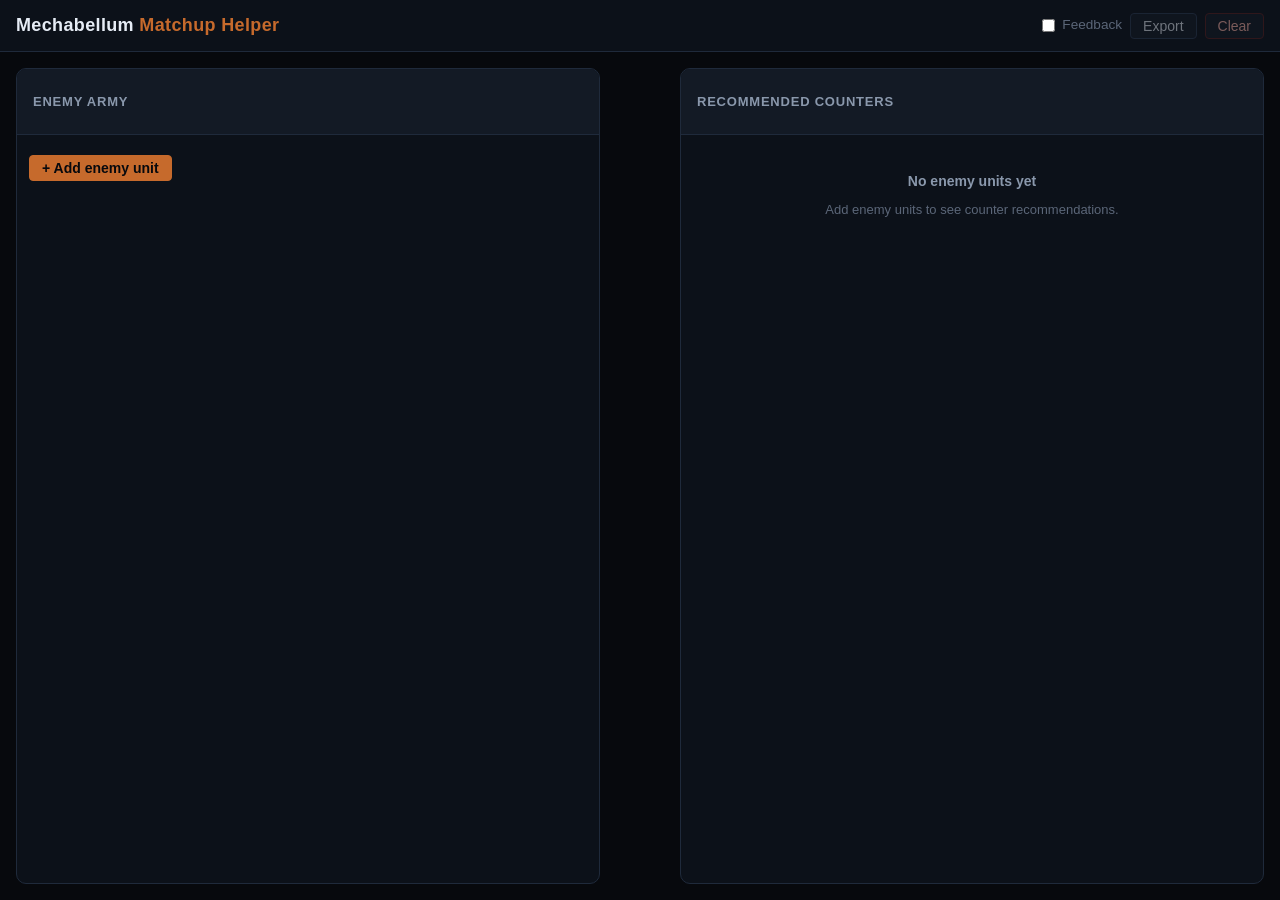
<file: mecha/index.html>
<!doctype html>
<html lang="en">
  <head>
    <meta charset="UTF-8" />
    <meta name="viewport" content="width=device-width, initial-scale=1.0" />
    <title>Mechabellum Matchup Helper</title>
    <script type="module" crossorigin src="./assets/index-Bi8CpO3K.js"></script>
    <link rel="stylesheet" crossorigin href="./assets/index-2e3jFVfN.css">
  </head>
  <body>
    <div id="root"></div>
  </body>
</html>
</file>
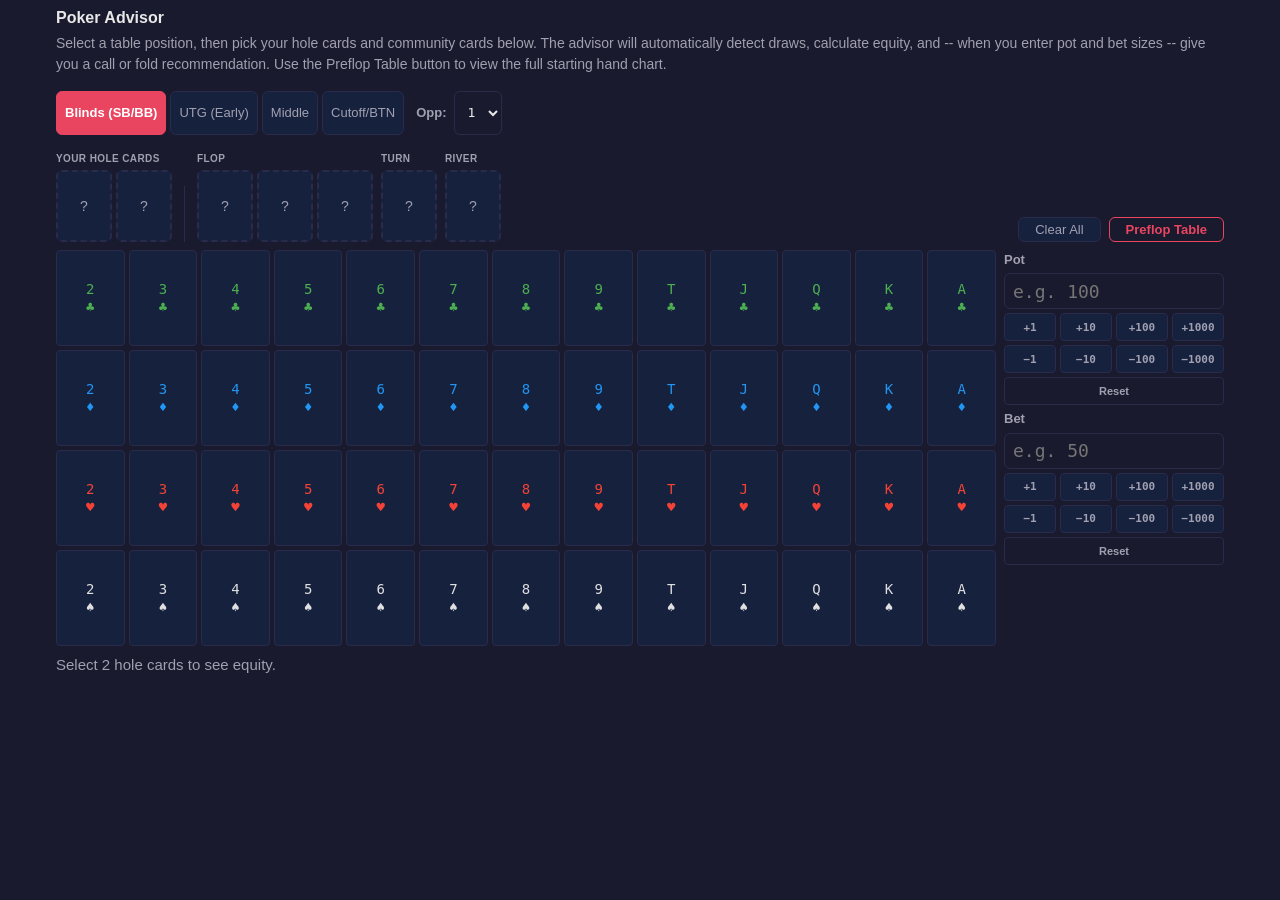
<file: poker/index.html>
<!DOCTYPE html>
<html lang="en">
<head>
  <meta charset="UTF-8">
  <meta name="viewport" content="width=device-width, initial-scale=1.0">
  <meta name="description" content="Poker Helper — preflop charts and a unified advisor in one lightweight tool.">
  <title>Poker Helper</title>
  <link rel="stylesheet" href="styles.css">
</head>
<body>

  <main class="main-content">

    <div class="tool-section">
      <h2 class="tool-heading">Poker Advisor</h2>
      <p class="tool-description">
        Select a table position, then pick your hole cards and community cards
        below. The advisor will automatically detect draws, calculate equity,
        and -- when you enter pot and bet sizes -- give you a call or fold
        recommendation. Use the Preflop Table button to view the full starting
        hand chart.
      </p>

      <!-- Position filter buttons + opponent count selector -->
      <div class="position-filters" role="group" aria-label="Table position filter">
        <button class="position-button position-button--active" data-position="blinds" aria-pressed="true">Blinds (SB/BB)</button>
        <button class="position-button" data-position="early" aria-pressed="false">UTG (Early)</button>
        <button class="position-button" data-position="middle" aria-pressed="false">Middle</button>
        <button class="position-button" data-position="late" aria-pressed="false">Cutoff/BTN</button>
        <label class="opponent-label" for="opponent-count-select">Opp:</label>
        <select id="opponent-count-select" class="opponent-select" aria-label="Number of opponents">
          <option value="1" selected>1</option>
          <option value="2">2</option>
          <option value="3">3</option>
          <option value="4">4</option>
          <option value="5">5</option>
          <option value="6">6</option>
          <option value="7">7</option>
          <option value="8">8</option>
          <option value="9">9</option>
        </select>
      </div>

      <div class="postflop-advisor">

        <!-- Card slot area: grouped as Hole Cards, Flop, Turn, River -->
        <div class="advisor-card-area">
          <div class="card-slot-group card-slot-group--hole">
            <span class="card-slot-group__label">Your Hole Cards</span>
            <div class="card-selection__slots" aria-label="Hole card slots">
              <!-- 2 hole card slots -- populated by postflop-advisor.js -->
            </div>
          </div>

          <div class="card-slot-group__separator" aria-hidden="true"></div>

          <div class="card-slot-group card-slot-group--flop">
            <span class="card-slot-group__label">Flop</span>
            <div class="card-selection__slots" aria-label="Flop card slots">
              <!-- 3 flop slots -- populated by postflop-advisor.js -->
            </div>
          </div>

          <div class="card-slot-group card-slot-group--turn">
            <span class="card-slot-group__label">Turn</span>
            <div class="card-selection__slots" aria-label="Turn card slot">
              <!-- 1 turn slot -- populated by postflop-advisor.js -->
            </div>
          </div>

          <div class="card-slot-group card-slot-group--river">
            <span class="card-slot-group__label">River</span>
            <div class="card-selection__slots" aria-label="River card slot">
              <!-- 1 river slot -- populated by postflop-advisor.js -->
            </div>
          </div>

          <div class="advisor-card-area__buttons">
            <button class="clear-button" type="button">Clear All</button>
            <button class="preflop-table-btn" type="button">Preflop Table</button>
          </div>
        </div>

        <!-- Card picker + control panel wrapper (two-column at 768px+) -->
        <div class="advisor-picker-controls">
          <!-- Card picker grid -- populated by postflop-advisor.js -->
          <div class="card-picker" aria-label="Card picker">
            <!-- 52 card buttons built by postflop-advisor.js -->
          </div>

          <!-- Right-side control panel: pot, bet (rendered by JS; opponent selector moved to .position-filters) -->
          <div class="advisor-control-panel" aria-label="Betting controls">
            <!-- Pot/bet inputs + quick buttons rendered by postflop-advisor.js -->
          </div>
        </div>

        <!-- Draws and made-hand results area -->
        <div class="advisor-draws-area" aria-live="polite" aria-atomic="true">
          <!-- Made hand + detected draws rendered by postflop-advisor.js -->
        </div>

        <!-- Equity results area -->
        <div class="advisor-equity-area" aria-live="polite" aria-atomic="true">
          <!-- Win/tie/loss rendered by postflop-advisor.js -->
        </div>

        <!-- Call/fold recommendation -->
        <div class="advisor-recommendation-area" aria-live="polite" aria-atomic="true">
          <!-- Recommendation rendered by postflop-advisor.js -->
        </div>

      </div>
    </div>

  </main>

  <!-- Popup overlay for preflop chart -- populated by postflop-advisor.js (Wave 2) -->
  <div class="preflop-popup-overlay" role="dialog" aria-modal="true" aria-label="Preflop starting hand chart" style="display:none"></div>

<!-- Module scripts: app.js imports tool modules -->
  <script type="module" src="js/app.js"></script>
</body>
</html>
</file>
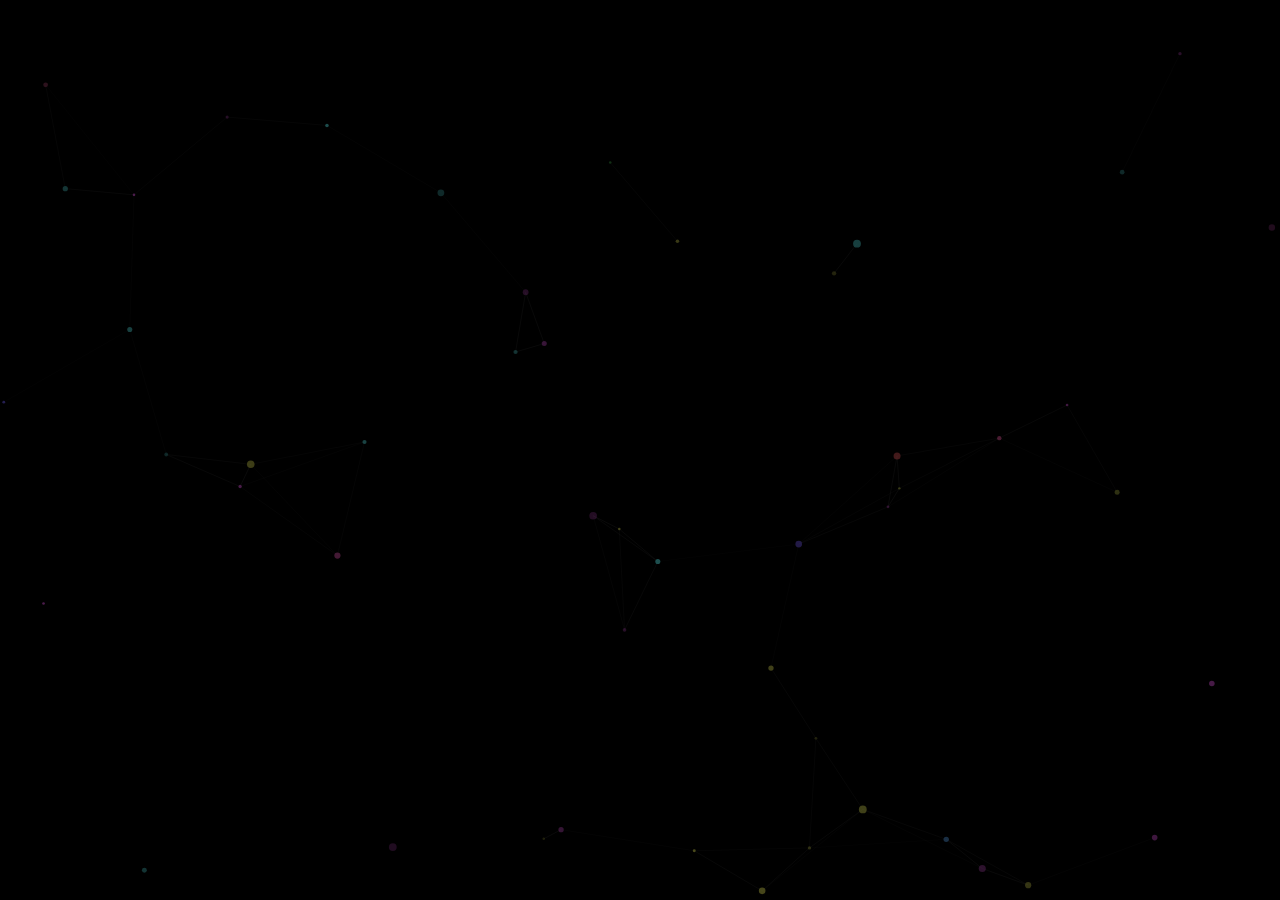
<file: screensaver/floating.html>
<!DOCTYPE html>
<html lang="en">
<head>
  <meta charset="UTF-8">
  <meta name="viewport" content="width=device-width, initial-scale=1.0">
  <title>OLED Screensaver</title>
  <style>
    /* --- Reset and layout --- */
    * {
      margin: 0;
      padding: 0;
      box-sizing: border-box;
    }

    html, body {
      width: 100%;
      height: 100%;
      overflow: hidden;
      background: #000000;
    }

    #canvas {
      display: block;
      cursor: none;
    }

    /* --- Settings overlay --- */
    #settings-overlay {
      position: fixed;
      top: 16px;
      right: 16px;
      width: 260px;
      padding: 16px 18px;
      background: #1a1a1a;
      border-radius: 8px;
      color: #888888;
      font-family: -apple-system, BlinkMacSystemFont, 'Segoe UI', Helvetica, Arial, sans-serif;
      font-size: 13px;
      line-height: 1.6;
      z-index: 100;
      opacity: 0;
      transition: opacity 0.4s ease;
      pointer-events: none;
      user-select: none;
    }

    #settings-overlay.visible {
      opacity: 1;
      pointer-events: auto;
    }

    #settings-overlay .settings-title {
      font-size: 11px;
      text-transform: uppercase;
      letter-spacing: 1.5px;
      color: #666666;
      margin-bottom: 12px;
    }

    #settings-overlay .setting-row {
      display: flex;
      justify-content: space-between;
      align-items: center;
      margin-bottom: 10px;
    }

    #settings-overlay .setting-row label {
      flex: 0 0 auto;
      margin-right: 10px;
      color: #888888;
    }

    #settings-overlay .setting-row .setting-value {
      width: 32px;
      text-align: right;
      font-variant-numeric: tabular-nums;
      color: #777777;
      font-size: 12px;
    }

    #settings-overlay input[type="range"] {
      -webkit-appearance: none;
      appearance: none;
      flex: 1 1 auto;
      height: 4px;
      background: #333333;
      border-radius: 2px;
      outline: none;
      margin: 0 8px;
      cursor: pointer;
    }

    #settings-overlay input[type="range"]::-webkit-slider-thumb {
      -webkit-appearance: none;
      appearance: none;
      width: 14px;
      height: 14px;
      border-radius: 50%;
      background: #555555;
      cursor: pointer;
    }

    #settings-overlay input[type="range"]::-moz-range-thumb {
      width: 14px;
      height: 14px;
      border-radius: 50%;
      background: #555555;
      border: none;
      cursor: pointer;
    }

    #settings-overlay input[type="checkbox"] {
      -webkit-appearance: none;
      appearance: none;
      width: 32px;
      height: 18px;
      background: #333333;
      border-radius: 9px;
      position: relative;
      cursor: pointer;
      outline: none;
      flex-shrink: 0;
    }

    #settings-overlay input[type="checkbox"]::after {
      content: '';
      position: absolute;
      top: 2px;
      left: 2px;
      width: 14px;
      height: 14px;
      border-radius: 50%;
      background: #555555;
      transition: transform 0.2s ease;
    }

    #settings-overlay input[type="checkbox"]:checked {
      background: #444444;
    }

    #settings-overlay input[type="checkbox"]:checked::after {
      transform: translateX(14px);
      background: #888888;
    }

    #settings-overlay .fps-display {
      margin-top: 8px;
      padding-top: 8px;
      border-top: 1px solid #2a2a2a;
      font-size: 11px;
      color: #555555;
    }
  </style>
</head>
<body>
  <canvas id="canvas"></canvas>
  <!-- Settings overlay markup -->
  <div id="settings-overlay">
    <div class="settings-title">Settings</div>

    <div class="setting-row">
      <label for="setting-particles">Particles</label>
      <input type="range" id="setting-particles" min="10" max="200" step="1" value="50">
      <span class="setting-value" id="val-particles">50</span>
    </div>

    <div class="setting-row">
      <label for="setting-speed">Speed</label>
      <input type="range" id="setting-speed" min="1" max="3" step="1" value="1">
      <span class="setting-value" id="val-speed">Slow</span>
    </div>

    <div class="setting-row">
      <label for="setting-brightness">Brightness</label>
      <input type="range" id="setting-brightness" min="20" max="60" step="1" value="40">
      <span class="setting-value" id="val-brightness">40%</span>
    </div>

    <div class="setting-row">
      <label for="setting-connections">Lines</label>
      <input type="checkbox" id="setting-connections" checked>
    </div>

    <div class="fps-display">FPS: <span id="fps-value">--</span></div>
  </div>
  <script>
    'use strict';

    // --- Config ---
    // Central configuration with all tunable values. Defaults match the spec.
    const Config = {
      particleCount: 50,
      // Speed multiplier: "slow" = 1, "medium" = 2, "fast" = 3
      speed: 1,
      // Maximum brightness percentage (20-60). Controls RGB channel cap.
      maxBrightness: 40,
      // Whether connection lines between nearby particles are drawn.
      connectionLines: true,
      // Distance threshold (in pixels) for drawing connection lines.
      connectionDistance: 150,
      // Squared threshold, pre-computed to avoid sqrt in hot path.
      connectionDistanceSq: 150 * 150,
      // Minimum and maximum particle radius in pixels.
      minRadius: 1,
      maxRadius: 4,
      // Base velocity range in pixels per second (before speed multiplier).
      minSpeed: 8,
      maxSpeed: 25,
      // Absolute minimum speed floor to guarantee no particle is ever stationary.
      speedFloor: 0.1,
      // Hue rotation rate in degrees per second -- slow and gradual.
      hueRotationRate: 2,
      // Particle alpha range for rendering.
      minAlpha: 0.3,
      maxAlpha: 0.8,
      // Connection line alpha range (inversely proportional to distance).
      connectionMinAlpha: 0.05,
      connectionMaxAlpha: 0.2,

      // Computes the maximum RGB channel value from the brightness percentage.
      maxChannel() {
        return Math.round(255 * (Config.maxBrightness / 100));
      },

      // Updates the squared distance threshold when connectionDistance changes.
      updateConnectionDistanceSq() {
        Config.connectionDistanceSq = Config.connectionDistance * Config.connectionDistance;
      }
    };

    // --- Particle ---
    // Handles creation, movement, edge wrapping, and color for each particle.
    const Particle = {
      // Pre-allocated array of all active particles.
      pool: [],

      // Creates a single particle with random position and velocity.
      create(canvasWidth, canvasHeight) {
        const angle = Math.random() * Math.PI * 2;
        const baseSpeed = Config.minSpeed + Math.random() * (Config.maxSpeed - Config.minSpeed);
        const speed = baseSpeed * Config.speed;

        let vx = Math.cos(angle) * speed;
        let vy = Math.sin(angle) * speed;

        // Enforce minimum speed floor on each axis so the particle always moves
        if (Math.abs(vx) < Config.speedFloor) {
          vx = vx >= 0 ? Config.speedFloor : -Config.speedFloor;
        }
        if (Math.abs(vy) < Config.speedFloor) {
          vy = vy >= 0 ? Config.speedFloor : -Config.speedFloor;
        }

        const radius = Config.minRadius + Math.random() * (Config.maxRadius - Config.minRadius);
        const hue = Math.random() * 360;
        const baseAlpha = Config.minAlpha + Math.random() * (Config.maxAlpha - Config.minAlpha);

        const particle = {
          x: Math.random() * canvasWidth,
          y: Math.random() * canvasHeight,
          vx: vx,
          vy: vy,
          // Store the un-multiplied base speed so we can recalculate when speed setting changes
          baseSpeed: baseSpeed,
          radius: radius,
          hue: hue,
          baseAlpha: baseAlpha,
          // Pre-computed color string, updated when hue or brightness changes
          colorString: ''
        };

        Particle.updateColorString(particle);
        return particle;
      },

      // Moves a particle by delta-time seconds and wraps at canvas edges.
      update(p, dt, canvasWidth, canvasHeight) {
        p.x += p.vx * dt;
        p.y += p.vy * dt;

        // Slow hue rotation
        p.hue = (p.hue + Config.hueRotationRate * dt) % 360;

        // Edge wrapping: particle fully exits before reappearing on the opposite side
        if (p.x < -p.radius) {
          p.x = canvasWidth + p.radius;
        } else if (p.x > canvasWidth + p.radius) {
          p.x = -p.radius;
        }

        if (p.y < -p.radius) {
          p.y = canvasHeight + p.radius;
        } else if (p.y > canvasHeight + p.radius) {
          p.y = -p.radius;
        }
      },

      // Reusable scratch space for HSL-to-RGB conversion to avoid allocating arrays in the loop.
      _rgb: [0, 0, 0],
      // Frame-rate-agnostic index for cycling color refreshes through the pool
      _colorRefreshIndex: 0,

      // Converts HSL hue (with fixed S=70%, L=50%) to an RGB string, clamping to brightness cap.
      // Writes result into Particle._rgb scratch array, then builds the pre-computed colorString.
      updateColorString(p) {
        const maxCh = Config.maxChannel();
        Particle.hslToRgbClamped(p.hue, 0.7, 0.5, maxCh);
        const rgb = Particle._rgb;
        p.colorString = 'rgba(' + rgb[0] + ',' + rgb[1] + ',' + rgb[2] + ',' + p.baseAlpha + ')';
      },

      // HSL to RGB conversion with per-channel clamping to maxChannel.
      // h: 0-360, s: 0-1, l: 0-1, maxCh: 0-255
      // Result is written into Particle._rgb (no allocation).
      hslToRgbClamped(h, s, l, maxCh) {
        const c = (1 - Math.abs(2 * l - 1)) * s;
        const hPrime = h / 60;
        const x = c * (1 - Math.abs((hPrime % 2) - 1));
        const m = l - c / 2;

        let r1, g1, b1;

        if (hPrime < 1) {
          r1 = c; g1 = x; b1 = 0;
        } else if (hPrime < 2) {
          r1 = x; g1 = c; b1 = 0;
        } else if (hPrime < 3) {
          r1 = 0; g1 = c; b1 = x;
        } else if (hPrime < 4) {
          r1 = 0; g1 = x; b1 = c;
        } else if (hPrime < 5) {
          r1 = x; g1 = 0; b1 = c;
        } else {
          r1 = c; g1 = 0; b1 = x;
        }

        // Convert to 0-255 range and clamp to brightness cap
        const out = Particle._rgb;
        out[0] = Math.min(Math.round((r1 + m) * 255), maxCh);
        out[1] = Math.min(Math.round((g1 + m) * 255), maxCh);
        out[2] = Math.min(Math.round((b1 + m) * 255), maxCh);
      },

      // Re-computes all color strings (call when brightness setting changes).
      refreshAllColors() {
        const pool = Particle.pool;
        for (let i = 0; i < pool.length; i++) {
          Particle.updateColorString(pool[i]);
        }
      },

      // Ensures the particle is within canvas bounds (call after resize).
      clampToCanvas(p, canvasWidth, canvasHeight) {
        if (p.x < 0 || p.x > canvasWidth) p.x = Math.random() * canvasWidth;
        if (p.y < 0 || p.y > canvasHeight) p.y = Math.random() * canvasHeight;
      }
    };

    // --- Renderer ---
    // Owns the canvas context, resize handling, and the main animation loop.
    const Renderer = {
      canvas: null,
      ctx: null,
      width: 0,
      height: 0,
      lastTimestamp: 0,
      resizeTimeoutId: 0,
      animationFrameId: 0,

      init() {
        Renderer.canvas = document.getElementById('canvas');
        Renderer.ctx = Renderer.canvas.getContext('2d');
        Renderer.sizeCanvas();
      },

      // Sets canvas dimensions to match the window. CSS only controls display:block.
      sizeCanvas() {
        Renderer.width = window.innerWidth;
        Renderer.height = window.innerHeight;
        Renderer.canvas.width = Renderer.width;
        Renderer.canvas.height = Renderer.height;
      },

      // Immediate resize: sizes canvas and clamps particles without delay.
      // Used for fullscreen changes where any delay leaves the canvas wrong-sized.
      resizeImmediate() {
        clearTimeout(Renderer.resizeTimeoutId);
        Renderer.sizeCanvas();

        const pool = Particle.pool;
        for (let i = 0; i < pool.length; i++) {
          Particle.clampToCanvas(pool[i], Renderer.width, Renderer.height);
        }
      },

      // Debounced resize handler (100ms) to avoid thrashing during window drag-resize.
      handleResize() {
        clearTimeout(Renderer.resizeTimeoutId);
        Renderer.resizeTimeoutId = setTimeout(function () {
          Renderer.sizeCanvas();

          // Re-check that all particles are within the new bounds
          const pool = Particle.pool;
          for (let i = 0; i < pool.length; i++) {
            Particle.clampToCanvas(pool[i], Renderer.width, Renderer.height);
          }
        }, 100);
      },

      // Starts the animation loop.
      start() {
        Renderer.lastTimestamp = performance.now();
        Renderer.animationFrameId = requestAnimationFrame(Renderer.frame);
      },

      // Main animation frame callback.
      frame(timestamp) {
        // Delta time in seconds, capped at 100ms to prevent huge jumps after tab switch
        const dt = Math.min((timestamp - Renderer.lastTimestamp) / 1000, 0.1);
        Renderer.lastTimestamp = timestamp;

        const ctx = Renderer.ctx;
        const w = Renderer.width;
        const h = Renderer.height;
        const pool = Particle.pool;
        const len = pool.length;

        // Clear canvas with opaque black -- NOT clearRect (which leaves transparent pixels)
        ctx.fillStyle = '#000000';
        ctx.fillRect(0, 0, w, h);

        // Update all particles
        for (let i = 0; i < len; i++) {
          Particle.update(pool[i], dt, w, h);
        }

        // Periodically refresh color strings since hue rotates slowly.
        // Doing it every frame for all particles would be wasteful; instead
        // we cycle through a few particles per frame using a frame counter.
        // At ~60fps and 50 particles, updating 2 per frame refreshes all every ~0.4s.
        if (len > 0) {
          const colorRefreshCount = Math.min(2, len);
          const safeLen = Math.max(len, 1);
          // Ensure the index is within bounds after pool size changes
          if (Particle._colorRefreshIndex >= safeLen) {
            Particle._colorRefreshIndex = Particle._colorRefreshIndex % safeLen;
          }
          for (let c = 0; c < colorRefreshCount; c++) {
            const idx = (Particle._colorRefreshIndex + c) % safeLen;
            Particle.updateColorString(pool[idx]);
          }
          Particle._colorRefreshIndex = (Particle._colorRefreshIndex + colorRefreshCount) % safeLen;
        }

        // Draw connection lines between nearby particles
        if (Config.connectionLines) {
          Renderer.drawConnections(ctx, pool, len);
        }

        // Draw particles as filled circles
        for (let i = 0; i < len; i++) {
          const p = pool[i];
          ctx.fillStyle = p.colorString;
          ctx.beginPath();
          ctx.arc(p.x, p.y, p.radius, 0, 6.283185307179586);
          ctx.fill();
        }

        // Record frame time for FPS tracking and adaptive quality management
        Performance.recordFrame(timestamp);

        Renderer.animationFrameId = requestAnimationFrame(Renderer.frame);
      },

      // Draws faint connection lines between particles within the distance threshold.
      // Uses distance-squared comparison to avoid Math.sqrt.
      drawConnections(ctx, pool, len) {
        const thresholdSq = Config.connectionDistanceSq;
        const maxAlpha = Config.connectionMaxAlpha;
        const minAlpha = Config.connectionMinAlpha;
        const alphaRange = maxAlpha - minAlpha;
        const maxCh = Config.maxChannel();

        // Pre-compute the line color once per frame as an rgb() string.
        // Per-pair opacity is handled via globalAlpha (a numeric write, no allocation).
        const lineBrightness = Math.round(maxCh * 0.5);
        ctx.strokeStyle = 'rgb(' + lineBrightness + ',' + lineBrightness + ',' + lineBrightness + ')';
        ctx.lineWidth = 1;

        for (let i = 0; i < len; i++) {
          const a = pool[i];
          for (let j = i + 1; j < len; j++) {
            const b = pool[j];
            const dx = a.x - b.x;
            const dy = a.y - b.y;
            const distSq = dx * dx + dy * dy;

            if (distSq < thresholdSq) {
              // Alpha fades linearly with distance: closer = more opaque
              const ratio = distSq / thresholdSq;
              ctx.globalAlpha = maxAlpha - ratio * alphaRange;
              ctx.beginPath();
              ctx.moveTo(a.x, a.y);
              ctx.lineTo(b.x, b.y);
              ctx.stroke();
            }
          }
        }

        // Restore full opacity so subsequent draws (particles) are unaffected
        ctx.globalAlpha = 1.0;
      }
    };

    // --- Fullscreen ---
    // Handles fullscreen entry via click or F key, with Safari vendor prefix fallback.
    const Fullscreen = {
      init() {
        // Click on canvas enters fullscreen
        Renderer.canvas.addEventListener('click', Fullscreen.requestFullscreen);

        // F key enters fullscreen
        document.addEventListener('keydown', function (e) {
          if (e.key === 'f' || e.key === 'F') {
            // Prevent browser "Find" dialog from opening
            e.preventDefault();
            Fullscreen.requestFullscreen();
          }
          // NOTE: We intentionally do NOT intercept Escape -- the browser handles fullscreen exit natively.
        });

        // Resize canvas immediately when fullscreen state changes (no debounce)
        document.addEventListener('fullscreenchange', Renderer.resizeImmediate);
        // Safari vendor prefix
        document.addEventListener('webkitfullscreenchange', Renderer.resizeImmediate);
      },

      requestFullscreen() {
        const el = document.documentElement;
        if (el.requestFullscreen) {
          el.requestFullscreen().catch(function () {
            // Silently ignore -- this fails if not triggered by a user gesture
          });
        } else if (el.webkitRequestFullscreen) {
          // Safari vendor prefix fallback -- does not return a promise, so wrap in try/catch
          try {
            el.webkitRequestFullscreen();
          } catch (_ignored) {
            // Silently ignore -- may fail without user gesture on some Safari versions
          }
        }
      }
    };

    // --- Settings ---
    // Overlay show/hide, localStorage persistence, live config updates, auto-hide timer.
    const Settings = {
      STORAGE_KEY: 'oled-screensaver-settings',
      AUTO_HIDE_MS: 5000,
      SPEED_LABELS: ['Slow', 'Medium', 'Fast'],

      overlay: null,
      hideTimerId: 0,
      isVisible: false,

      // DOM element references, cached once during init
      elParticles: null,
      elSpeed: null,
      elBrightness: null,
      elConnections: null,
      valParticles: null,
      valSpeed: null,
      valBrightness: null,
      fpsValue: null,

      init() {
        Settings.overlay = document.getElementById('settings-overlay');
        Settings.elParticles = document.getElementById('setting-particles');
        Settings.elSpeed = document.getElementById('setting-speed');
        Settings.elBrightness = document.getElementById('setting-brightness');
        Settings.elConnections = document.getElementById('setting-connections');
        Settings.valParticles = document.getElementById('val-particles');
        Settings.valSpeed = document.getElementById('val-speed');
        Settings.valBrightness = document.getElementById('val-brightness');
        Settings.fpsValue = document.getElementById('fps-value');

        // Load persisted settings into Config before anything else uses them
        Settings.loadFromStorage();

        // Sync the UI controls to reflect the loaded config
        Settings.syncUIFromConfig();

        // Attach input change listeners
        Settings.elParticles.addEventListener('input', Settings.onParticleCountChange);
        Settings.elSpeed.addEventListener('input', Settings.onSpeedChange);
        Settings.elBrightness.addEventListener('input', Settings.onBrightnessChange);
        Settings.elConnections.addEventListener('change', Settings.onConnectionsChange);

        // Mouse movement over the entire document shows the overlay
        document.addEventListener('mousemove', Settings.onMouseMove, { passive: true });

        // Interaction within the overlay resets the auto-hide timer
        Settings.overlay.addEventListener('mousemove', Settings.resetAutoHide, { passive: true });
        Settings.overlay.addEventListener('input', Settings.resetAutoHide, { passive: true });

        // S key toggles the overlay
        document.addEventListener('keydown', function (e) {
          if (e.key === 's' || e.key === 'S') {
            if (Settings.isVisible) {
              Settings.hide();
            } else {
              Settings.show();
            }
          }
        });
      },

      show() {
        Settings.isVisible = true;
        Settings.overlay.classList.add('visible');
        Settings.startAutoHide();
      },

      hide() {
        Settings.isVisible = false;
        Settings.overlay.classList.remove('visible');
        // Always clear any pending timer when hiding explicitly
        clearTimeout(Settings.hideTimerId);
        Settings.hideTimerId = 0;
      },

      // Starts (or restarts) the auto-hide countdown.
      // Always clears the previous timer first to prevent race conditions.
      startAutoHide() {
        clearTimeout(Settings.hideTimerId);
        Settings.hideTimerId = setTimeout(function () {
          Settings.hide();
        }, Settings.AUTO_HIDE_MS);
      },

      resetAutoHide() {
        if (Settings.isVisible) {
          Settings.startAutoHide();
        }
      },

      onMouseMove() {
        if (!Settings.isVisible) {
          Settings.show();
        } else {
          Settings.resetAutoHide();
        }
      },

      // --- Input handlers: validate, apply to Config, update display, save ---

      onParticleCountChange() {
        const raw = parseInt(Settings.elParticles.value, 10);
        const clamped = Settings.clamp(raw, 10, 200);
        Config.particleCount = clamped;
        Settings.valParticles.textContent = clamped;

        // Notify Performance that the user's target has changed
        Performance.currentTarget = clamped;
        // Clamp adjustedCount so adaptive quality doesn't desync when user lowers target
        Performance.adjustedCount = Math.min(Performance.adjustedCount, clamped);

        // Adjust the live particle pool to match the new count
        Settings.applyParticleCount(clamped);

        Settings.saveToStorage();
        Settings.resetAutoHide();
      },

      onSpeedChange() {
        const raw = parseInt(Settings.elSpeed.value, 10);
        const clamped = Settings.clamp(raw, 1, 3);
        Config.speed = clamped;
        Settings.valSpeed.textContent = Settings.SPEED_LABELS[clamped - 1];

        // Recalculate velocities for all existing particles
        const pool = Particle.pool;
        for (let i = 0; i < pool.length; i++) {
          const p = pool[i];
          // Scale velocity from the stored base speed
          const ratio = (clamped * p.baseSpeed) / (Math.sqrt(p.vx * p.vx + p.vy * p.vy) || 1);
          p.vx *= ratio;
          p.vy *= ratio;
          // Re-enforce minimum speed floor
          if (Math.abs(p.vx) < Config.speedFloor) {
            p.vx = p.vx >= 0 ? Config.speedFloor : -Config.speedFloor;
          }
          if (Math.abs(p.vy) < Config.speedFloor) {
            p.vy = p.vy >= 0 ? Config.speedFloor : -Config.speedFloor;
          }
        }

        Settings.saveToStorage();
        Settings.resetAutoHide();
      },

      onBrightnessChange() {
        const raw = parseInt(Settings.elBrightness.value, 10);
        const clamped = Settings.clamp(raw, 20, 60);
        Config.maxBrightness = clamped;
        Settings.valBrightness.textContent = clamped + '%';

        // Recompute all particle color strings with the new brightness cap
        Particle.refreshAllColors();

        Settings.saveToStorage();
        Settings.resetAutoHide();
      },

      onConnectionsChange() {
        Config.connectionLines = Settings.elConnections.checked;
        Settings.saveToStorage();
        Settings.resetAutoHide();
      },

      // Adjusts the live particle pool to match the desired count.
      // Adds or removes particles as needed.
      applyParticleCount(target) {
        const pool = Particle.pool;
        // If performance monitor has reduced count, let it manage the actual pool size.
        // We only directly resize if the adjusted count equals the old target
        // (meaning performance isn't actively limiting).
        const effectiveTarget = Math.min(target, Performance.adjustedCount <= Performance.currentTarget
          ? target
          : Performance.adjustedCount);

        if (pool.length < effectiveTarget) {
          while (pool.length < effectiveTarget) {
            pool.push(Particle.create(Renderer.width, Renderer.height));
          }
        } else if (pool.length > effectiveTarget) {
          pool.length = effectiveTarget;
        }

        // Keep adjustedCount in sync so the adaptive quality system works correctly
        Performance.adjustedCount = pool.length;
      },

      // Synchronizes UI controls to reflect current Config values.
      syncUIFromConfig() {
        Settings.elParticles.value = Config.particleCount;
        Settings.valParticles.textContent = Config.particleCount;

        Settings.elSpeed.value = Config.speed;
        Settings.valSpeed.textContent = Settings.SPEED_LABELS[Config.speed - 1];

        Settings.elBrightness.value = Config.maxBrightness;
        Settings.valBrightness.textContent = Config.maxBrightness + '%';

        Settings.elConnections.checked = Config.connectionLines;
      },

      // Updates the FPS readout in the overlay (called by Performance).
      updateFPSDisplay(fps) {
        if (Settings.fpsValue !== null) {
          Settings.fpsValue.textContent = fps;
        }
      },

      // --- localStorage ---

      loadFromStorage() {
        try {
          const raw = localStorage.getItem(Settings.STORAGE_KEY);
          if (raw === null) return;

          const data = JSON.parse(raw);
          if (typeof data !== 'object' || data === null) return;

          // Validate and clamp each field individually; missing or invalid fields keep defaults
          if (typeof data.particleCount === 'number' && isFinite(data.particleCount)) {
            Config.particleCount = Settings.clamp(Math.round(data.particleCount), 10, 200);
          }
          if (typeof data.speed === 'number' && isFinite(data.speed)) {
            Config.speed = Settings.clamp(Math.round(data.speed), 1, 3);
          }
          if (typeof data.maxBrightness === 'number' && isFinite(data.maxBrightness)) {
            Config.maxBrightness = Settings.clamp(Math.round(data.maxBrightness), 20, 60);
          }
          if (typeof data.connectionLines === 'boolean') {
            Config.connectionLines = data.connectionLines;
          }
        } catch (_ignored) {
          // Corrupt JSON, missing API, or any other error -- fall back to defaults silently
        }
      },

      saveToStorage() {
        try {
          const data = {
            particleCount: Config.particleCount,
            speed: Config.speed,
            maxBrightness: Config.maxBrightness,
            connectionLines: Config.connectionLines
          };
          localStorage.setItem(Settings.STORAGE_KEY, JSON.stringify(data));
        } catch (_ignored) {
          // Quota exceeded or unavailable storage -- non-fatal, silently skip
        }
      },

      // Clamps a number to [min, max]. Handles NaN by returning min.
      clamp(value, min, max) {
        if (!isFinite(value)) return min;
        return value < min ? min : (value > max ? max : value);
      }
    };

    // --- Performance ---
    // FPS tracking via fixed-size ring buffer and adaptive particle count management.
    const Performance = {
      // Ring buffer for frame timestamps (fixed size, never grows)
      BUFFER_SIZE: 60,
      buffer: new Float64Array(60),
      bufferIndex: 0,
      bufferFilled: false,

      // Adaptive quality thresholds
      LOW_FPS_THRESHOLD: 30,
      HIGH_FPS_THRESHOLD: 50,
      LOW_FPS_DURATION_MS: 2000,
      HIGH_FPS_DURATION_MS: 5000,
      MIN_PARTICLES: 10,
      // How many particles to restore per second during recovery
      RECOVERY_RATE: 2,

      // Tracking state for adaptive quality
      currentTarget: 50,     // The user's configured particle count
      adjustedCount: 50,     // The actual running particle count (may be reduced)
      lowFPSSince: 0,        // Timestamp when FPS first dropped below threshold (0 = not low)
      highFPSSince: 0,       // Timestamp when FPS first rose above recovery threshold (0 = not high)
      lastRecoveryTime: 0,   // Timestamp of last particle restoration
      currentFPS: 60,        // Most recent calculated FPS
      // Throttle FPS display updates to avoid string creation every frame
      lastDisplayUpdate: 0,

      init() {
        Performance.currentTarget = Config.particleCount;
        Performance.adjustedCount = Config.particleCount;
      },

      // Called once per frame from the render loop with the rAF timestamp.
      recordFrame(timestamp) {
        // Write to ring buffer
        Performance.buffer[Performance.bufferIndex] = timestamp;
        Performance.bufferIndex = (Performance.bufferIndex + 1) % Performance.BUFFER_SIZE;

        if (!Performance.bufferFilled && Performance.bufferIndex === 0) {
          Performance.bufferFilled = true;
        }

        // Need at least 2 samples to compute FPS
        const sampleCount = Performance.bufferFilled ? Performance.BUFFER_SIZE : Performance.bufferIndex;
        if (sampleCount < 2) return;

        // Calculate average FPS from the ring buffer.
        // The oldest entry is at bufferIndex (if filled) or 0 (if not filled).
        const oldestIndex = Performance.bufferFilled ? Performance.bufferIndex : 0;
        const newestIndex = (Performance.bufferIndex - 1 + Performance.BUFFER_SIZE) % Performance.BUFFER_SIZE;
        const oldestTime = Performance.buffer[oldestIndex];
        const newestTime = Performance.buffer[newestIndex];
        const elapsed = newestTime - oldestTime;

        if (elapsed <= 0) return;

        const fps = ((sampleCount - 1) / elapsed) * 1000;
        Performance.currentFPS = fps;

        // Update the FPS display approximately twice per second (every ~500ms)
        if (timestamp - Performance.lastDisplayUpdate > 500) {
          Performance.lastDisplayUpdate = timestamp;
          Settings.updateFPSDisplay(Math.round(fps));
        }

        // --- Adaptive quality ---
        Performance.adaptQuality(timestamp, fps);
      },

      // Reduces or restores particle count based on sustained FPS levels.
      adaptQuality(timestamp, fps) {
        // --- Reduction: FPS below threshold for sustained period ---
        if (fps < Performance.LOW_FPS_THRESHOLD) {
          if (Performance.lowFPSSince === 0) {
            Performance.lowFPSSince = timestamp;
          }
          // Reset high-FPS tracking while we are in a low state
          Performance.highFPSSince = 0;

          const lowDuration = timestamp - Performance.lowFPSSince;
          if (lowDuration >= Performance.LOW_FPS_DURATION_MS) {
            // Reduce by 10%, minimum MIN_PARTICLES
            const reduction = Math.max(1, Math.round(Performance.adjustedCount * 0.1));
            const newCount = Math.max(Performance.MIN_PARTICLES, Performance.adjustedCount - reduction);

            if (newCount < Performance.adjustedCount) {
              Performance.adjustedCount = newCount;
              // Trim the particle pool to the new count
              if (Particle.pool.length > newCount) {
                Particle.pool.length = newCount;
              }
            }

            // Reset the timer so we wait another full period before reducing further
            Performance.lowFPSSince = timestamp;
          }
        } else {
          // FPS is acceptable, clear the low counter
          Performance.lowFPSSince = 0;
        }

        // --- Recovery: FPS above high threshold for sustained period ---
        if (fps > Performance.HIGH_FPS_THRESHOLD && Performance.adjustedCount < Performance.currentTarget) {
          if (Performance.highFPSSince === 0) {
            Performance.highFPSSince = timestamp;
          }

          const highDuration = timestamp - Performance.highFPSSince;
          if (highDuration >= Performance.HIGH_FPS_DURATION_MS) {
            // Gradual recovery: add particles at RECOVERY_RATE per second
            const timeSinceLastRecovery = Performance.lastRecoveryTime === 0
              ? 1000
              : timestamp - Performance.lastRecoveryTime;

            const toAdd = Math.max(1, Math.round(Performance.RECOVERY_RATE * (timeSinceLastRecovery / 1000)));
            const newCount = Math.min(Performance.currentTarget, Performance.adjustedCount + toAdd);

            if (newCount > Performance.adjustedCount) {
              // Add new particles to the pool
              const addCount = newCount - Performance.adjustedCount;
              for (let i = 0; i < addCount; i++) {
                Particle.pool.push(Particle.create(Renderer.width, Renderer.height));
              }
              Performance.adjustedCount = newCount;
            }

            Performance.lastRecoveryTime = timestamp;

            // If fully recovered, stop tracking
            if (Performance.adjustedCount >= Performance.currentTarget) {
              Performance.highFPSSince = 0;
              Performance.lastRecoveryTime = 0;
            }
          }
        } else if (fps <= Performance.HIGH_FPS_THRESHOLD) {
          // FPS is not high enough for recovery, reset the counter
          Performance.highFPSSince = 0;
          Performance.lastRecoveryTime = 0;
        }
      }
    };

    // --- Init ---
    // Entry point: loads settings, sets up canvas, creates particles, starts the animation loop.
    document.addEventListener('DOMContentLoaded', function () {
      // Initialize settings first so Config has localStorage values before particle creation
      Settings.init();

      Renderer.init();

      // Initialize performance tracking with the user's configured count
      Performance.init();

      // Create the initial particle pool from the (now possibly loaded) config
      const count = Config.particleCount;
      for (let i = 0; i < count; i++) {
        Particle.pool.push(Particle.create(Renderer.width, Renderer.height));
      }

      // Attach resize listener (passive since we never call preventDefault)
      window.addEventListener('resize', Renderer.handleResize, { passive: true });

      // Initialize fullscreen controls
      Fullscreen.init();

      // Start the animation
      Renderer.start();
    });
  </script>
</body>
</html>
</file>
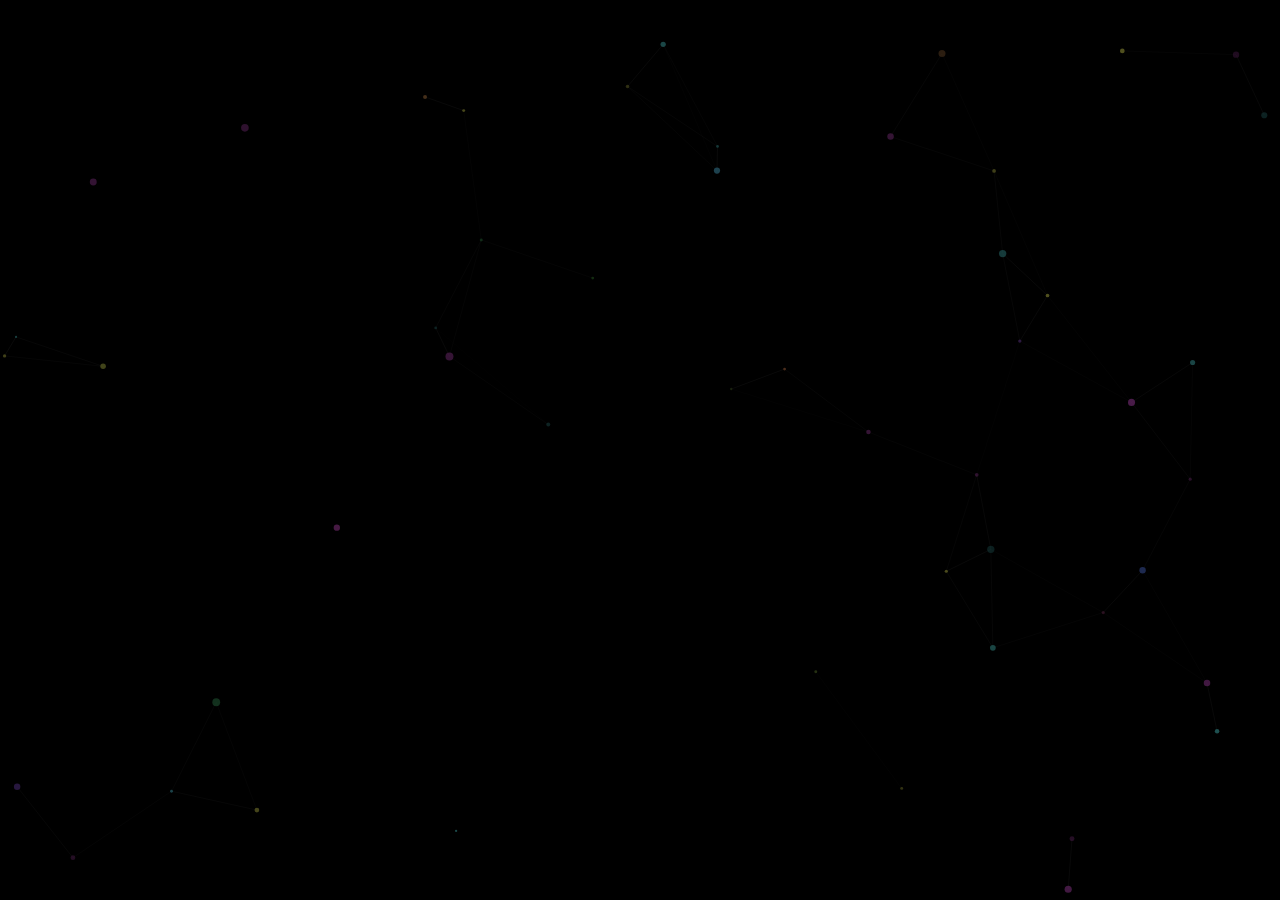
<file: screensaver/floating_screensaver.html>
<!DOCTYPE html>
<html lang="en">
<head>
  <meta charset="UTF-8">
  <meta name="viewport" content="width=device-width, initial-scale=1.0">
  <title>OLED Screensaver</title>
  <style>
    /* --- Reset and layout --- */
    * {
      margin: 0;
      padding: 0;
      box-sizing: border-box;
    }

    html, body {
      width: 100%;
      height: 100%;
      overflow: hidden;
      background: #000000;
    }

    #canvas {
      display: block;
    }

    /* --- Settings overlay --- */
    #settings-overlay {
      position: fixed;
      top: 16px;
      right: 16px;
      width: 260px;
      padding: 16px 18px;
      background: #1a1a1a;
      border-radius: 8px;
      color: #888888;
      font-family: -apple-system, BlinkMacSystemFont, 'Segoe UI', Helvetica, Arial, sans-serif;
      font-size: 13px;
      line-height: 1.6;
      z-index: 100;
      opacity: 0;
      transition: opacity 0.4s ease;
      pointer-events: none;
      user-select: none;
    }

    #settings-overlay.visible {
      opacity: 1;
      pointer-events: auto;
    }

    #settings-overlay .settings-title {
      font-size: 11px;
      text-transform: uppercase;
      letter-spacing: 1.5px;
      color: #666666;
      margin-bottom: 12px;
    }

    #settings-overlay .setting-row {
      display: flex;
      justify-content: space-between;
      align-items: center;
      margin-bottom: 10px;
    }

    #settings-overlay .setting-row label {
      flex: 0 0 auto;
      margin-right: 10px;
      color: #888888;
    }

    #settings-overlay .setting-row .setting-value {
      width: 32px;
      text-align: right;
      font-variant-numeric: tabular-nums;
      color: #777777;
      font-size: 12px;
    }

    #settings-overlay input[type="range"] {
      -webkit-appearance: none;
      appearance: none;
      flex: 1 1 auto;
      height: 4px;
      background: #333333;
      border-radius: 2px;
      outline: none;
      margin: 0 8px;
      cursor: pointer;
    }

    #settings-overlay input[type="range"]::-webkit-slider-thumb {
      -webkit-appearance: none;
      appearance: none;
      width: 14px;
      height: 14px;
      border-radius: 50%;
      background: #555555;
      cursor: pointer;
    }

    #settings-overlay input[type="range"]::-moz-range-thumb {
      width: 14px;
      height: 14px;
      border-radius: 50%;
      background: #555555;
      border: none;
      cursor: pointer;
    }

    #settings-overlay input[type="checkbox"] {
      -webkit-appearance: none;
      appearance: none;
      width: 32px;
      height: 18px;
      background: #333333;
      border-radius: 9px;
      position: relative;
      cursor: pointer;
      outline: none;
      flex-shrink: 0;
    }

    #settings-overlay input[type="checkbox"]::after {
      content: '';
      position: absolute;
      top: 2px;
      left: 2px;
      width: 14px;
      height: 14px;
      border-radius: 50%;
      background: #555555;
      transition: transform 0.2s ease;
    }

    #settings-overlay input[type="checkbox"]:checked {
      background: #444444;
    }

    #settings-overlay input[type="checkbox"]:checked::after {
      transform: translateX(14px);
      background: #888888;
    }

    #settings-overlay .fps-display {
      margin-top: 8px;
      padding-top: 8px;
      border-top: 1px solid #2a2a2a;
      font-size: 11px;
      color: #555555;
    }
  </style>
</head>
<body>
  <canvas id="canvas"></canvas>
  <!-- Settings overlay markup -->
  <div id="settings-overlay">
    <div class="settings-title">Settings</div>

    <div class="setting-row">
      <label for="setting-particles">Particles</label>
      <input type="range" id="setting-particles" min="10" max="200" step="1" value="50">
      <span class="setting-value" id="val-particles">50</span>
    </div>

    <div class="setting-row">
      <label for="setting-speed">Speed</label>
      <input type="range" id="setting-speed" min="1" max="3" step="1" value="1">
      <span class="setting-value" id="val-speed">Slow</span>
    </div>

    <div class="setting-row">
      <label for="setting-brightness">Brightness</label>
      <input type="range" id="setting-brightness" min="20" max="60" step="1" value="40">
      <span class="setting-value" id="val-brightness">40%</span>
    </div>

    <div class="setting-row">
      <label for="setting-connections">Lines</label>
      <input type="checkbox" id="setting-connections" checked>
    </div>

    <div class="fps-display">FPS: <span id="fps-value">--</span></div>
  </div>
  <script>
    'use strict';

    // --- Config ---
    // Central configuration with all tunable values. Defaults match the spec.
    const Config = {
      particleCount: 50,
      // Speed multiplier: "slow" = 1, "medium" = 2, "fast" = 3
      speed: 1,
      // Maximum brightness percentage (20-60). Controls RGB channel cap.
      maxBrightness: 40,
      // Whether connection lines between nearby particles are drawn.
      connectionLines: true,
      // Distance threshold (in pixels) for drawing connection lines.
      connectionDistance: 150,
      // Squared threshold, pre-computed to avoid sqrt in hot path.
      connectionDistanceSq: 150 * 150,
      // Minimum and maximum particle radius in pixels.
      minRadius: 1,
      maxRadius: 4,
      // Base velocity range in pixels per second (before speed multiplier).
      minSpeed: 8,
      maxSpeed: 25,
      // Absolute minimum speed floor to guarantee no particle is ever stationary.
      speedFloor: 0.1,
      // Hue rotation rate in degrees per second -- slow and gradual.
      hueRotationRate: 2,
      // Particle alpha range for rendering.
      minAlpha: 0.3,
      maxAlpha: 0.8,
      // Connection line alpha range (inversely proportional to distance).
      connectionMinAlpha: 0.05,
      connectionMaxAlpha: 0.2,

      // Computes the maximum RGB channel value from the brightness percentage.
      maxChannel() {
        return Math.round(255 * (Config.maxBrightness / 100));
      },

      // Updates the squared distance threshold when connectionDistance changes.
      updateConnectionDistanceSq() {
        Config.connectionDistanceSq = Config.connectionDistance * Config.connectionDistance;
      }
    };

    // --- Particle ---
    // Handles creation, movement, edge wrapping, and color for each particle.
    const Particle = {
      // Pre-allocated array of all active particles.
      pool: [],

      // Creates a single particle with random position and velocity.
      create(canvasWidth, canvasHeight) {
        const angle = Math.random() * Math.PI * 2;
        const baseSpeed = Config.minSpeed + Math.random() * (Config.maxSpeed - Config.minSpeed);
        const speed = baseSpeed * Config.speed;

        let vx = Math.cos(angle) * speed;
        let vy = Math.sin(angle) * speed;

        // Enforce minimum speed floor on each axis so the particle always moves
        if (Math.abs(vx) < Config.speedFloor) {
          vx = vx >= 0 ? Config.speedFloor : -Config.speedFloor;
        }
        if (Math.abs(vy) < Config.speedFloor) {
          vy = vy >= 0 ? Config.speedFloor : -Config.speedFloor;
        }

        const radius = Config.minRadius + Math.random() * (Config.maxRadius - Config.minRadius);
        const hue = Math.random() * 360;
        const baseAlpha = Config.minAlpha + Math.random() * (Config.maxAlpha - Config.minAlpha);

        const particle = {
          x: Math.random() * canvasWidth,
          y: Math.random() * canvasHeight,
          vx: vx,
          vy: vy,
          // Store the un-multiplied base speed so we can recalculate when speed setting changes
          baseSpeed: baseSpeed,
          radius: radius,
          hue: hue,
          baseAlpha: baseAlpha,
          // Pre-computed color string, updated when hue or brightness changes
          colorString: ''
        };

        Particle.updateColorString(particle);
        return particle;
      },

      // Moves a particle by delta-time seconds and wraps at canvas edges.
      update(p, dt, canvasWidth, canvasHeight) {
        p.x += p.vx * dt;
        p.y += p.vy * dt;

        // Slow hue rotation
        p.hue = (p.hue + Config.hueRotationRate * dt) % 360;

        // Edge wrapping: particle fully exits before reappearing on the opposite side
        if (p.x < -p.radius) {
          p.x = canvasWidth + p.radius;
        } else if (p.x > canvasWidth + p.radius) {
          p.x = -p.radius;
        }

        if (p.y < -p.radius) {
          p.y = canvasHeight + p.radius;
        } else if (p.y > canvasHeight + p.radius) {
          p.y = -p.radius;
        }
      },

      // Reusable scratch space for HSL-to-RGB conversion to avoid allocating arrays in the loop.
      _rgb: [0, 0, 0],
      // Frame-rate-agnostic index for cycling color refreshes through the pool
      _colorRefreshIndex: 0,

      // Converts HSL hue (with fixed S=70%, L=50%) to an RGB string, clamping to brightness cap.
      // Writes result into Particle._rgb scratch array, then builds the pre-computed colorString.
      updateColorString(p) {
        const maxCh = Config.maxChannel();
        Particle.hslToRgbClamped(p.hue, 0.7, 0.5, maxCh);
        const rgb = Particle._rgb;
        p.colorString = 'rgba(' + rgb[0] + ',' + rgb[1] + ',' + rgb[2] + ',' + p.baseAlpha + ')';
      },

      // HSL to RGB conversion with per-channel clamping to maxChannel.
      // h: 0-360, s: 0-1, l: 0-1, maxCh: 0-255
      // Result is written into Particle._rgb (no allocation).
      hslToRgbClamped(h, s, l, maxCh) {
        const c = (1 - Math.abs(2 * l - 1)) * s;
        const hPrime = h / 60;
        const x = c * (1 - Math.abs((hPrime % 2) - 1));
        const m = l - c / 2;

        let r1, g1, b1;

        if (hPrime < 1) {
          r1 = c; g1 = x; b1 = 0;
        } else if (hPrime < 2) {
          r1 = x; g1 = c; b1 = 0;
        } else if (hPrime < 3) {
          r1 = 0; g1 = c; b1 = x;
        } else if (hPrime < 4) {
          r1 = 0; g1 = x; b1 = c;
        } else if (hPrime < 5) {
          r1 = x; g1 = 0; b1 = c;
        } else {
          r1 = c; g1 = 0; b1 = x;
        }

        // Convert to 0-255 range and clamp to brightness cap
        const out = Particle._rgb;
        out[0] = Math.min(Math.round((r1 + m) * 255), maxCh);
        out[1] = Math.min(Math.round((g1 + m) * 255), maxCh);
        out[2] = Math.min(Math.round((b1 + m) * 255), maxCh);
      },

      // Re-computes all color strings (call when brightness setting changes).
      refreshAllColors() {
        const pool = Particle.pool;
        for (let i = 0; i < pool.length; i++) {
          Particle.updateColorString(pool[i]);
        }
      },

      // Ensures the particle is within canvas bounds (call after resize).
      clampToCanvas(p, canvasWidth, canvasHeight) {
        if (p.x < 0 || p.x > canvasWidth) p.x = Math.random() * canvasWidth;
        if (p.y < 0 || p.y > canvasHeight) p.y = Math.random() * canvasHeight;
      }
    };

    // --- Renderer ---
    // Owns the canvas context, resize handling, and the main animation loop.
    const Renderer = {
      canvas: null,
      ctx: null,
      width: 0,
      height: 0,
      lastTimestamp: 0,
      resizeTimeoutId: 0,
      animationFrameId: 0,

      init() {
        Renderer.canvas = document.getElementById('canvas');
        Renderer.ctx = Renderer.canvas.getContext('2d');
        Renderer.sizeCanvas();
      },

      // Sets canvas dimensions to match the window. CSS only controls display:block.
      sizeCanvas() {
        Renderer.width = window.innerWidth;
        Renderer.height = window.innerHeight;
        Renderer.canvas.width = Renderer.width;
        Renderer.canvas.height = Renderer.height;
      },

      // Recreates all particles for the current canvas dimensions.
      resetParticles() {
        Particle.pool.length = 0;
        const count = Config.particleCount;
        for (let i = 0; i < count; i++) {
          Particle.pool.push(Particle.create(Renderer.width, Renderer.height));
        }
        Performance.adjustedCount = count;
      },

      // Immediate resize: sizes canvas and resets particles without delay.
      // Used for fullscreen changes where any delay leaves the canvas wrong-sized.
      resizeImmediate() {
        clearTimeout(Renderer.resizeTimeoutId);
        Renderer.sizeCanvas();
        Renderer.resetParticles();
      },

      // Debounced resize handler (100ms) to avoid thrashing during window drag-resize.
      handleResize() {
        clearTimeout(Renderer.resizeTimeoutId);
        Renderer.resizeTimeoutId = setTimeout(function () {
          Renderer.sizeCanvas();
          Renderer.resetParticles();
        }, 100);
      },

      // Starts the animation loop.
      start() {
        Renderer.lastTimestamp = performance.now();
        Renderer.animationFrameId = requestAnimationFrame(Renderer.frame);
      },

      // Main animation frame callback.
      frame(timestamp) {
        // Delta time in seconds, capped at 100ms to prevent huge jumps after tab switch
        const dt = Math.min((timestamp - Renderer.lastTimestamp) / 1000, 0.1);
        Renderer.lastTimestamp = timestamp;

        const ctx = Renderer.ctx;
        const w = Renderer.width;
        const h = Renderer.height;
        const pool = Particle.pool;
        const len = pool.length;

        // Clear canvas with opaque black -- NOT clearRect (which leaves transparent pixels)
        ctx.fillStyle = '#000000';
        ctx.fillRect(0, 0, w, h);

        // Update all particles
        for (let i = 0; i < len; i++) {
          Particle.update(pool[i], dt, w, h);
        }

        // Periodically refresh color strings since hue rotates slowly.
        // Doing it every frame for all particles would be wasteful; instead
        // we cycle through a few particles per frame using a frame counter.
        // At ~60fps and 50 particles, updating 2 per frame refreshes all every ~0.4s.
        if (len > 0) {
          const colorRefreshCount = Math.min(2, len);
          const safeLen = Math.max(len, 1);
          // Ensure the index is within bounds after pool size changes
          if (Particle._colorRefreshIndex >= safeLen) {
            Particle._colorRefreshIndex = Particle._colorRefreshIndex % safeLen;
          }
          for (let c = 0; c < colorRefreshCount; c++) {
            const idx = (Particle._colorRefreshIndex + c) % safeLen;
            Particle.updateColorString(pool[idx]);
          }
          Particle._colorRefreshIndex = (Particle._colorRefreshIndex + colorRefreshCount) % safeLen;
        }

        // Draw connection lines between nearby particles
        if (Config.connectionLines) {
          Renderer.drawConnections(ctx, pool, len);
        }

        // Draw particles as filled circles
        for (let i = 0; i < len; i++) {
          const p = pool[i];
          ctx.fillStyle = p.colorString;
          ctx.beginPath();
          ctx.arc(p.x, p.y, p.radius, 0, 6.283185307179586);
          ctx.fill();
        }

        // Record frame time for FPS tracking and adaptive quality management
        Performance.recordFrame(timestamp);

        Renderer.animationFrameId = requestAnimationFrame(Renderer.frame);
      },

      // Draws faint connection lines between particles within the distance threshold.
      // Uses distance-squared comparison to avoid Math.sqrt.
      drawConnections(ctx, pool, len) {
        const thresholdSq = Config.connectionDistanceSq;
        const maxAlpha = Config.connectionMaxAlpha;
        const minAlpha = Config.connectionMinAlpha;
        const alphaRange = maxAlpha - minAlpha;
        const maxCh = Config.maxChannel();

        // Pre-compute the line color once per frame as an rgb() string.
        // Per-pair opacity is handled via globalAlpha (a numeric write, no allocation).
        const lineBrightness = Math.round(maxCh * 0.5);
        ctx.strokeStyle = 'rgb(' + lineBrightness + ',' + lineBrightness + ',' + lineBrightness + ')';
        ctx.lineWidth = 1;

        for (let i = 0; i < len; i++) {
          const a = pool[i];
          for (let j = i + 1; j < len; j++) {
            const b = pool[j];
            const dx = a.x - b.x;
            const dy = a.y - b.y;
            const distSq = dx * dx + dy * dy;

            if (distSq < thresholdSq) {
              // Alpha fades linearly with distance: closer = more opaque
              const ratio = distSq / thresholdSq;
              ctx.globalAlpha = maxAlpha - ratio * alphaRange;
              ctx.beginPath();
              ctx.moveTo(a.x, a.y);
              ctx.lineTo(b.x, b.y);
              ctx.stroke();
            }
          }
        }

        // Restore full opacity so subsequent draws (particles) are unaffected
        ctx.globalAlpha = 1.0;
      }
    };

    // --- Fullscreen ---
    // Handles fullscreen entry via click or F key, with Safari vendor prefix fallback.
    const Fullscreen = {
      init() {
        // Click on canvas enters fullscreen
        Renderer.canvas.addEventListener('click', Fullscreen.requestFullscreen);

        // F key enters fullscreen
        document.addEventListener('keydown', function (e) {
          if (e.key === 'f' || e.key === 'F') {
            // Prevent browser "Find" dialog from opening
            e.preventDefault();
            Fullscreen.requestFullscreen();
          }
          // NOTE: We intentionally do NOT intercept Escape -- the browser handles fullscreen exit natively.
        });

        // Resize canvas immediately when fullscreen state changes (no debounce)
        document.addEventListener('fullscreenchange', Renderer.resizeImmediate);
        // Safari vendor prefix
        document.addEventListener('webkitfullscreenchange', Renderer.resizeImmediate);
      },

      requestFullscreen() {
        const el = document.documentElement;
        if (el.requestFullscreen) {
          el.requestFullscreen().catch(function () {
            // Silently ignore -- this fails if not triggered by a user gesture
          });
        } else if (el.webkitRequestFullscreen) {
          // Safari vendor prefix fallback -- does not return a promise, so wrap in try/catch
          try {
            el.webkitRequestFullscreen();
          } catch (_ignored) {
            // Silently ignore -- may fail without user gesture on some Safari versions
          }
        }
      }
    };

    // --- Settings ---
    // Overlay show/hide, localStorage persistence, live config updates, auto-hide timer.
    const Settings = {
      STORAGE_KEY: 'oled-screensaver-settings',
      AUTO_HIDE_MS: 5000,
      SPEED_LABELS: ['Slow', 'Medium', 'Fast'],

      overlay: null,
      hideTimerId: 0,
      isVisible: false,

      // DOM element references, cached once during init
      elParticles: null,
      elSpeed: null,
      elBrightness: null,
      elConnections: null,
      valParticles: null,
      valSpeed: null,
      valBrightness: null,
      fpsValue: null,

      init() {
        Settings.overlay = document.getElementById('settings-overlay');
        Settings.elParticles = document.getElementById('setting-particles');
        Settings.elSpeed = document.getElementById('setting-speed');
        Settings.elBrightness = document.getElementById('setting-brightness');
        Settings.elConnections = document.getElementById('setting-connections');
        Settings.valParticles = document.getElementById('val-particles');
        Settings.valSpeed = document.getElementById('val-speed');
        Settings.valBrightness = document.getElementById('val-brightness');
        Settings.fpsValue = document.getElementById('fps-value');

        // Load persisted settings into Config before anything else uses them
        Settings.loadFromStorage();

        // Sync the UI controls to reflect the loaded config
        Settings.syncUIFromConfig();

        // Attach input change listeners
        Settings.elParticles.addEventListener('input', Settings.onParticleCountChange);
        Settings.elSpeed.addEventListener('input', Settings.onSpeedChange);
        Settings.elBrightness.addEventListener('input', Settings.onBrightnessChange);
        Settings.elConnections.addEventListener('change', Settings.onConnectionsChange);

        // Mouse movement over the entire document shows the overlay
        document.addEventListener('mousemove', Settings.onMouseMove, { passive: true });

        // Interaction within the overlay resets the auto-hide timer
        Settings.overlay.addEventListener('mousemove', Settings.resetAutoHide, { passive: true });
        Settings.overlay.addEventListener('input', Settings.resetAutoHide, { passive: true });

        // S key toggles the overlay
        document.addEventListener('keydown', function (e) {
          if (e.key === 's' || e.key === 'S') {
            if (Settings.isVisible) {
              Settings.hide();
            } else {
              Settings.show();
            }
          }
        });
      },

      show() {
        Settings.isVisible = true;
        Settings.overlay.classList.add('visible');
        Settings.startAutoHide();
      },

      hide() {
        Settings.isVisible = false;
        Settings.overlay.classList.remove('visible');
        // Always clear any pending timer when hiding explicitly
        clearTimeout(Settings.hideTimerId);
        Settings.hideTimerId = 0;
      },

      // Starts (or restarts) the auto-hide countdown.
      // Always clears the previous timer first to prevent race conditions.
      startAutoHide() {
        clearTimeout(Settings.hideTimerId);
        Settings.hideTimerId = setTimeout(function () {
          Settings.hide();
        }, Settings.AUTO_HIDE_MS);
      },

      resetAutoHide() {
        if (Settings.isVisible) {
          Settings.startAutoHide();
        }
      },

      onMouseMove() {
        if (!Settings.isVisible) {
          Settings.show();
        } else {
          Settings.resetAutoHide();
        }
      },

      // --- Input handlers: validate, apply to Config, update display, save ---

      onParticleCountChange() {
        const raw = parseInt(Settings.elParticles.value, 10);
        const clamped = Settings.clamp(raw, 10, 200);
        Config.particleCount = clamped;
        Settings.valParticles.textContent = clamped;

        // Notify Performance that the user's target has changed
        Performance.currentTarget = clamped;
        // Clamp adjustedCount so adaptive quality doesn't desync when user lowers target
        Performance.adjustedCount = Math.min(Performance.adjustedCount, clamped);

        // Adjust the live particle pool to match the new count
        Settings.applyParticleCount(clamped);

        Settings.saveToStorage();
        Settings.resetAutoHide();
      },

      onSpeedChange() {
        const raw = parseInt(Settings.elSpeed.value, 10);
        const clamped = Settings.clamp(raw, 1, 3);
        Config.speed = clamped;
        Settings.valSpeed.textContent = Settings.SPEED_LABELS[clamped - 1];

        // Recalculate velocities for all existing particles
        const pool = Particle.pool;
        for (let i = 0; i < pool.length; i++) {
          const p = pool[i];
          // Scale velocity from the stored base speed
          const ratio = (clamped * p.baseSpeed) / (Math.sqrt(p.vx * p.vx + p.vy * p.vy) || 1);
          p.vx *= ratio;
          p.vy *= ratio;
          // Re-enforce minimum speed floor
          if (Math.abs(p.vx) < Config.speedFloor) {
            p.vx = p.vx >= 0 ? Config.speedFloor : -Config.speedFloor;
          }
          if (Math.abs(p.vy) < Config.speedFloor) {
            p.vy = p.vy >= 0 ? Config.speedFloor : -Config.speedFloor;
          }
        }

        Settings.saveToStorage();
        Settings.resetAutoHide();
      },

      onBrightnessChange() {
        const raw = parseInt(Settings.elBrightness.value, 10);
        const clamped = Settings.clamp(raw, 20, 60);
        Config.maxBrightness = clamped;
        Settings.valBrightness.textContent = clamped + '%';

        // Recompute all particle color strings with the new brightness cap
        Particle.refreshAllColors();

        Settings.saveToStorage();
        Settings.resetAutoHide();
      },

      onConnectionsChange() {
        Config.connectionLines = Settings.elConnections.checked;
        Settings.saveToStorage();
        Settings.resetAutoHide();
      },

      // Adjusts the live particle pool to match the desired count.
      // Adds or removes particles as needed.
      applyParticleCount(target) {
        const pool = Particle.pool;
        // If performance monitor has reduced count, let it manage the actual pool size.
        // We only directly resize if the adjusted count equals the old target
        // (meaning performance isn't actively limiting).
        const effectiveTarget = Math.min(target, Performance.adjustedCount <= Performance.currentTarget
          ? target
          : Performance.adjustedCount);

        if (pool.length < effectiveTarget) {
          while (pool.length < effectiveTarget) {
            pool.push(Particle.create(Renderer.width, Renderer.height));
          }
        } else if (pool.length > effectiveTarget) {
          pool.length = effectiveTarget;
        }

        // Keep adjustedCount in sync so the adaptive quality system works correctly
        Performance.adjustedCount = pool.length;
      },

      // Synchronizes UI controls to reflect current Config values.
      syncUIFromConfig() {
        Settings.elParticles.value = Config.particleCount;
        Settings.valParticles.textContent = Config.particleCount;

        Settings.elSpeed.value = Config.speed;
        Settings.valSpeed.textContent = Settings.SPEED_LABELS[Config.speed - 1];

        Settings.elBrightness.value = Config.maxBrightness;
        Settings.valBrightness.textContent = Config.maxBrightness + '%';

        Settings.elConnections.checked = Config.connectionLines;
      },

      // Updates the FPS readout in the overlay (called by Performance).
      updateFPSDisplay(fps) {
        if (Settings.fpsValue !== null) {
          Settings.fpsValue.textContent = fps;
        }
      },

      // --- localStorage ---

      loadFromStorage() {
        try {
          const raw = localStorage.getItem(Settings.STORAGE_KEY);
          if (raw === null) return;

          const data = JSON.parse(raw);
          if (typeof data !== 'object' || data === null) return;

          // Validate and clamp each field individually; missing or invalid fields keep defaults
          if (typeof data.particleCount === 'number' && isFinite(data.particleCount)) {
            Config.particleCount = Settings.clamp(Math.round(data.particleCount), 10, 200);
          }
          if (typeof data.speed === 'number' && isFinite(data.speed)) {
            Config.speed = Settings.clamp(Math.round(data.speed), 1, 3);
          }
          if (typeof data.maxBrightness === 'number' && isFinite(data.maxBrightness)) {
            Config.maxBrightness = Settings.clamp(Math.round(data.maxBrightness), 20, 60);
          }
          if (typeof data.connectionLines === 'boolean') {
            Config.connectionLines = data.connectionLines;
          }
        } catch (_ignored) {
          // Corrupt JSON, missing API, or any other error -- fall back to defaults silently
        }
      },

      saveToStorage() {
        try {
          const data = {
            particleCount: Config.particleCount,
            speed: Config.speed,
            maxBrightness: Config.maxBrightness,
            connectionLines: Config.connectionLines
          };
          localStorage.setItem(Settings.STORAGE_KEY, JSON.stringify(data));
        } catch (_ignored) {
          // Quota exceeded or unavailable storage -- non-fatal, silently skip
        }
      },

      // Clamps a number to [min, max]. Handles NaN by returning min.
      clamp(value, min, max) {
        if (!isFinite(value)) return min;
        return value < min ? min : (value > max ? max : value);
      }
    };

    // --- Performance ---
    // FPS tracking via fixed-size ring buffer and adaptive particle count management.
    const Performance = {
      // Ring buffer for frame timestamps (fixed size, never grows)
      BUFFER_SIZE: 60,
      buffer: new Float64Array(60),
      bufferIndex: 0,
      bufferFilled: false,

      // Adaptive quality thresholds
      LOW_FPS_THRESHOLD: 30,
      HIGH_FPS_THRESHOLD: 50,
      LOW_FPS_DURATION_MS: 2000,
      HIGH_FPS_DURATION_MS: 5000,
      MIN_PARTICLES: 10,
      // How many particles to restore per second during recovery
      RECOVERY_RATE: 2,

      // Tracking state for adaptive quality
      currentTarget: 50,     // The user's configured particle count
      adjustedCount: 50,     // The actual running particle count (may be reduced)
      lowFPSSince: 0,        // Timestamp when FPS first dropped below threshold (0 = not low)
      highFPSSince: 0,       // Timestamp when FPS first rose above recovery threshold (0 = not high)
      lastRecoveryTime: 0,   // Timestamp of last particle restoration
      currentFPS: 60,        // Most recent calculated FPS
      // Throttle FPS display updates to avoid string creation every frame
      lastDisplayUpdate: 0,

      init() {
        Performance.currentTarget = Config.particleCount;
        Performance.adjustedCount = Config.particleCount;
      },

      // Called once per frame from the render loop with the rAF timestamp.
      recordFrame(timestamp) {
        // Write to ring buffer
        Performance.buffer[Performance.bufferIndex] = timestamp;
        Performance.bufferIndex = (Performance.bufferIndex + 1) % Performance.BUFFER_SIZE;

        if (!Performance.bufferFilled && Performance.bufferIndex === 0) {
          Performance.bufferFilled = true;
        }

        // Need at least 2 samples to compute FPS
        const sampleCount = Performance.bufferFilled ? Performance.BUFFER_SIZE : Performance.bufferIndex;
        if (sampleCount < 2) return;

        // Calculate average FPS from the ring buffer.
        // The oldest entry is at bufferIndex (if filled) or 0 (if not filled).
        const oldestIndex = Performance.bufferFilled ? Performance.bufferIndex : 0;
        const newestIndex = (Performance.bufferIndex - 1 + Performance.BUFFER_SIZE) % Performance.BUFFER_SIZE;
        const oldestTime = Performance.buffer[oldestIndex];
        const newestTime = Performance.buffer[newestIndex];
        const elapsed = newestTime - oldestTime;

        if (elapsed <= 0) return;

        const fps = ((sampleCount - 1) / elapsed) * 1000;
        Performance.currentFPS = fps;

        // Update the FPS display approximately twice per second (every ~500ms)
        if (timestamp - Performance.lastDisplayUpdate > 500) {
          Performance.lastDisplayUpdate = timestamp;
          Settings.updateFPSDisplay(Math.round(fps));
        }

        // --- Adaptive quality ---
        Performance.adaptQuality(timestamp, fps);
      },

      // Reduces or restores particle count based on sustained FPS levels.
      adaptQuality(timestamp, fps) {
        // --- Reduction: FPS below threshold for sustained period ---
        if (fps < Performance.LOW_FPS_THRESHOLD) {
          if (Performance.lowFPSSince === 0) {
            Performance.lowFPSSince = timestamp;
          }
          // Reset high-FPS tracking while we are in a low state
          Performance.highFPSSince = 0;

          const lowDuration = timestamp - Performance.lowFPSSince;
          if (lowDuration >= Performance.LOW_FPS_DURATION_MS) {
            // Reduce by 10%, minimum MIN_PARTICLES
            const reduction = Math.max(1, Math.round(Performance.adjustedCount * 0.1));
            const newCount = Math.max(Performance.MIN_PARTICLES, Performance.adjustedCount - reduction);

            if (newCount < Performance.adjustedCount) {
              Performance.adjustedCount = newCount;
              // Trim the particle pool to the new count
              if (Particle.pool.length > newCount) {
                Particle.pool.length = newCount;
              }
            }

            // Reset the timer so we wait another full period before reducing further
            Performance.lowFPSSince = timestamp;
          }
        } else {
          // FPS is acceptable, clear the low counter
          Performance.lowFPSSince = 0;
        }

        // --- Recovery: FPS above high threshold for sustained period ---
        if (fps > Performance.HIGH_FPS_THRESHOLD && Performance.adjustedCount < Performance.currentTarget) {
          if (Performance.highFPSSince === 0) {
            Performance.highFPSSince = timestamp;
          }

          const highDuration = timestamp - Performance.highFPSSince;
          if (highDuration >= Performance.HIGH_FPS_DURATION_MS) {
            // Gradual recovery: add particles at RECOVERY_RATE per second
            const timeSinceLastRecovery = Performance.lastRecoveryTime === 0
              ? 1000
              : timestamp - Performance.lastRecoveryTime;

            const toAdd = Math.max(1, Math.round(Performance.RECOVERY_RATE * (timeSinceLastRecovery / 1000)));
            const newCount = Math.min(Performance.currentTarget, Performance.adjustedCount + toAdd);

            if (newCount > Performance.adjustedCount) {
              // Add new particles to the pool
              const addCount = newCount - Performance.adjustedCount;
              for (let i = 0; i < addCount; i++) {
                Particle.pool.push(Particle.create(Renderer.width, Renderer.height));
              }
              Performance.adjustedCount = newCount;
            }

            Performance.lastRecoveryTime = timestamp;

            // If fully recovered, stop tracking
            if (Performance.adjustedCount >= Performance.currentTarget) {
              Performance.highFPSSince = 0;
              Performance.lastRecoveryTime = 0;
            }
          }
        } else if (fps <= Performance.HIGH_FPS_THRESHOLD) {
          // FPS is not high enough for recovery, reset the counter
          Performance.highFPSSince = 0;
          Performance.lastRecoveryTime = 0;
        }
      }
    };

    // --- Init ---
    // Entry point: loads settings, sets up canvas, creates particles, starts the animation loop.
    document.addEventListener('DOMContentLoaded', function () {
      // Initialize settings first so Config has localStorage values before particle creation
      Settings.init();

      Renderer.init();

      // Initialize performance tracking with the user's configured count
      Performance.init();

      // Create the initial particle pool from the (now possibly loaded) config
      const count = Config.particleCount;
      for (let i = 0; i < count; i++) {
        Particle.pool.push(Particle.create(Renderer.width, Renderer.height));
      }

      // Attach resize listener (passive since we never call preventDefault)
      window.addEventListener('resize', Renderer.handleResize, { passive: true });

      // Initialize fullscreen controls
      Fullscreen.init();

      // Start the animation
      Renderer.start();
    });
  </script>
</body>
</html>
</file>
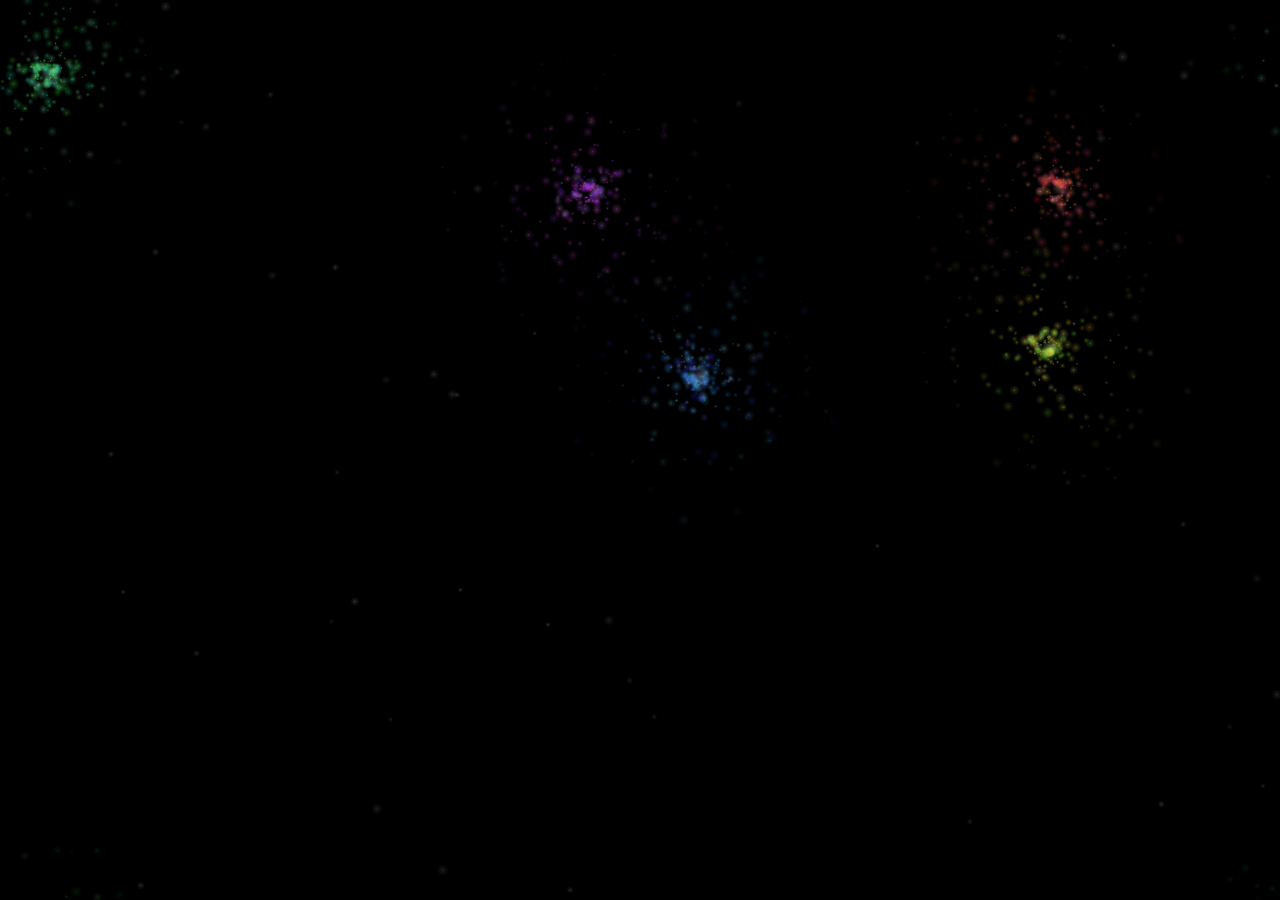
<file: screensaver/galaxy_screensaver.html>
<!DOCTYPE html>
<html lang="en">
<head>
    <meta charset="UTF-8">
    <meta name="viewport" content="width=device-width, initial-scale=1.0">
    <title>OLED Galaxy Screensaver</title>
    <style>
        * {
            margin: 0;
            padding: 0;
            box-sizing: border-box;
        }

        html, body {
            width: 100%;
            height: 100%;
            overflow: hidden;
            background: #000000;
        }

        canvas {
            display: block;
            background: #000;
        }

        /* --- Settings overlay --- */
        #settings-overlay {
            position: fixed;
            top: 16px;
            right: 16px;
            width: 360px;
            padding: 16px 18px;
            background: #1a1a1a;
            border-radius: 8px;
            color: #888888;
            font-family: -apple-system, BlinkMacSystemFont, 'Segoe UI', Helvetica, Arial, sans-serif;
            font-size: 13px;
            line-height: 1.6;
            z-index: 100;
            opacity: 0;
            transition: opacity 0.4s ease;
            pointer-events: none;
            user-select: none;
        }

        #settings-overlay.visible {
            opacity: 1;
            pointer-events: auto;
        }

        #settings-overlay .settings-title {
            font-size: 11px;
            text-transform: uppercase;
            letter-spacing: 1.5px;
            color: #666666;
            margin-bottom: 12px;
        }

        #settings-overlay .setting-row {
            display: flex;
            justify-content: space-between;
            align-items: center;
            margin-bottom: 10px;
        }

        #settings-overlay .setting-row label {
            flex: 0 0 auto;
            margin-right: 10px;
            color: #888888;
        }

        #settings-overlay .setting-row .setting-value {
            width: 32px;
            text-align: right;
            font-variant-numeric: tabular-nums;
            color: #777777;
            font-size: 12px;
        }

        #settings-overlay input[type="range"] {
            -webkit-appearance: none;
            appearance: none;
            flex: 1 1 auto;
            height: 4px;
            background: #333333;
            border-radius: 2px;
            outline: none;
            margin: 0 8px;
            cursor: pointer;
        }

        #settings-overlay input[type="range"]::-webkit-slider-thumb {
            -webkit-appearance: none;
            appearance: none;
            width: 14px;
            height: 14px;
            border-radius: 50%;
            background: #555555;
            cursor: pointer;
        }

        #settings-overlay input[type="range"]::-moz-range-thumb {
            width: 14px;
            height: 14px;
            border-radius: 50%;
            background: #555555;
            border: none;
            cursor: pointer;
        }

        #settings-overlay input[type="checkbox"] {
            -webkit-appearance: none;
            appearance: none;
            width: 32px;
            height: 18px;
            background: #333333;
            border-radius: 9px;
            position: relative;
            cursor: pointer;
            outline: none;
            flex-shrink: 0;
        }

        #settings-overlay input[type="checkbox"]::after {
            content: '';
            position: absolute;
            top: 2px;
            left: 2px;
            width: 14px;
            height: 14px;
            border-radius: 50%;
            background: #555555;
            transition: transform 0.2s ease;
        }

        #settings-overlay input[type="checkbox"]:checked {
            background: #444444;
        }

        #settings-overlay input[type="checkbox"]:checked::after {
            transform: translateX(14px);
            background: #888888;
        }

        #settings-overlay .fps-display {
            margin-top: 8px;
            padding-top: 8px;
            border-top: 1px solid #2a2a2a;
            font-size: 11px;
            color: #555555;
        }
    </style>
</head>
<body>
    <canvas id="galaxyCanvas"></canvas>

    <!-- Settings overlay markup -->
    <div id="settings-overlay">
        <div class="settings-title">Settings</div>

        <div class="setting-row">
            <label for="setting-galaxies">Galaxies</label>
            <input type="range" id="setting-galaxies" min="1" max="10" step="1" value="5">
            <span class="setting-value" id="val-galaxies">5</span>
        </div>

        <div class="setting-row">
            <label for="setting-stars">Stars/Galaxy</label>
            <input type="range" id="setting-stars" min="50" max="500" step="10" value="240">
            <span class="setting-value" id="val-stars">240</span>
        </div>

        <div class="setting-row">
            <label for="setting-speed">Speed</label>
            <input type="range" id="setting-speed" min="1" max="3" step="1" value="1">
            <span class="setting-value" id="val-speed">Slow</span>
        </div>

        <div class="setting-row">
            <label for="setting-brightness">Brightness</label>
            <input type="range" id="setting-brightness" min="20" max="60" step="1" value="40">
            <span class="setting-value" id="val-brightness">40%</span>
        </div>

        <div class="setting-row">
            <label for="setting-wanderers">Wanderers</label>
            <input type="checkbox" id="setting-wanderers" checked>
        </div>

        <div class="fps-display">FPS: <span id="fps-value">--</span></div>
    </div>

    <script>
        'use strict';

        // --- Config ---
        const Config = {
            galaxyCount: 5,
            starsPerGalaxy: 240,
            speedStep: 1,
            speedMultiplier: 0.33,
            maxBrightness: 40,
            showWanderers: true
        };

        const canvas = document.getElementById('galaxyCanvas');
        const ctx = canvas.getContext('2d');

        canvas.width = window.innerWidth;
        canvas.height = window.innerHeight;

        // --- Resize ---
        let resizeTimeoutId = 0;

        function sizeCanvas() {
            canvas.width = window.innerWidth;
            canvas.height = window.innerHeight;
        }

        function resetSimulation() {
            sizeCanvas();
            createGalaxies();
            createWanderers();
        }

        function resizeImmediate() {
            clearTimeout(resizeTimeoutId);
            resetSimulation();
        }

        window.addEventListener('resize', function () {
            clearTimeout(resizeTimeoutId);
            resizeTimeoutId = setTimeout(resetSimulation, 100);
        });

        // --- Star ---
        class Star {
            constructor(galaxyX, galaxyY, distance, angle, color, brightness) {
                if (brightness === undefined) brightness = 1;
                this.galaxyX = galaxyX;
                this.galaxyY = galaxyY;
                this.distance = distance;
                this.originalDistance = distance;
                this.originalAngle = angle;
                this.angle = angle;
                this.angularSpeed = distance > 0 ? 0.16 / Math.sqrt(distance) : 0;
                this.color = color;
                this.brightness = brightness;
                this.size = Math.random() * 1.6 + 0.4;
                this.mass = this.size * 1.0;

                this.isRecovering = false;
                this.recoveryStartTime = 0;
                this.disturbedDistance = distance;
                this.disturbedAngle = angle;

                this.updatePosition();
            }

            updatePosition() {
                this.x = this.galaxyX + Math.cos(this.angle) * this.distance;
                this.y = this.galaxyY + Math.sin(this.angle) * this.distance;

                this.x = ((this.x % canvas.width) + canvas.width) % canvas.width;
                this.y = ((this.y % canvas.height) + canvas.height) % canvas.height;
            }

            update(newGalaxyX, newGalaxyY, allGalaxies, selfGalaxyIndex) {
                this.galaxyX = newGalaxyX;
                this.galaxyY = newGalaxyY;
                this.angle += this.angularSpeed * Config.speedMultiplier;
                const baseX = Math.cos(this.angle) * this.distance;
                const baseY = Math.sin(this.angle) * this.distance;

                let totalForceX = 0;
                let totalForceY = 0;
                const currentX = this.galaxyX + baseX;
                const currentY = this.galaxyY + baseY;

                for (let i = 0; i < allGalaxies.length; i++) {
                    if (i === selfGalaxyIndex) continue;
                    const otherGalaxy = allGalaxies[i];
                    const galaxyDx = otherGalaxy.x - this.galaxyX;
                    const galaxyDy = otherGalaxy.y - this.galaxyY;
                    const galaxyDistSq = galaxyDx * galaxyDx + galaxyDy * galaxyDy;

                    if (galaxyDistSq < 360000) {
                        const centerDx = otherGalaxy.centerStar.x - currentX;
                        const centerDy = otherGalaxy.centerStar.y - currentY;
                        const centerDistSq = centerDx * centerDx + centerDy * centerDy;

                        if (centerDistSq > 100 && centerDistSq < 360000) {
                            const centerDistance = Math.sqrt(centerDistSq);
                            const centerForce = (this.mass * 12.5) / (centerDistSq + 50);
                            const clampedForce = Math.min(centerForce, 0.1);
                            totalForceX += (centerDx / centerDistance) * clampedForce;
                            totalForceY += (centerDy / centerDistance) * clampedForce;
                        }

                        for (let j = 0; j < otherGalaxy.stars.length; j += 2) {
                            const otherStar = otherGalaxy.stars[j];
                            const dx = otherStar.x - currentX;
                            const dy = otherStar.y - currentY;
                            const distSq = dx * dx + dy * dy;

                            if (distSq > 50 && distSq < 160000) {
                                const distance = Math.sqrt(distSq);
                                const force = (this.mass * otherStar.mass * 3.0) / (distSq + 100);
                                const clampedForce = Math.min(force, 0.06);
                                totalForceX += (dx / distance) * clampedForce;
                                totalForceY += (dy / distance) * clampedForce;
                            }
                        }
                    }
                }

                const forceMultiplier = 20;
                const gravitationalX = totalForceX * forceMultiplier;
                const gravitationalY = totalForceY * forceMultiplier;

                this.x = this.galaxyX + baseX + gravitationalX;
                this.y = this.galaxyY + baseY + gravitationalY;

                const forceStrength = Math.sqrt(totalForceX * totalForceX + totalForceY * totalForceY);

                if (forceStrength > 0.001) {
                    const forceAngle = Math.atan2(totalForceY, totalForceX);
                    const currentAngle = Math.atan2(baseY, baseX);
                    const angleDiff = forceAngle - currentAngle;
                    const tangentialComponent = Math.sin(angleDiff) * forceStrength;
                    this.angularSpeed += tangentialComponent * 0.0005;
                    const radialComponent = Math.cos(angleDiff) * forceStrength;
                    this.distance += radialComponent * 7.5;
                }

                let hasNearbyGalaxy = false;
                for (let i = 0; i < allGalaxies.length; i++) {
                    if (i === selfGalaxyIndex) continue;
                    const otherGalaxy = allGalaxies[i];
                    const galaxyDx = otherGalaxy.x - this.galaxyX;
                    const galaxyDy = otherGalaxy.y - this.galaxyY;
                    const galaxyDistSq = galaxyDx * galaxyDx + galaxyDy * galaxyDy;
                    if (galaxyDistSq < 360000) {
                        hasNearbyGalaxy = true;
                        break;
                    }
                }

                if (!hasNearbyGalaxy && forceStrength < 0.001) {
                    const recoveryRate = 0.006;
                    const distanceDiff = this.originalDistance - this.distance;
                    const speedDiff = (0.16 / Math.sqrt(this.originalDistance)) - this.angularSpeed;
                    this.distance += distanceDiff * recoveryRate;
                    this.angularSpeed += speedDiff * recoveryRate * 0.1;
                }

                this.distance = Math.max(3, Math.min(this.distance, 400));
                this.angularSpeed = Math.max(-0.05, Math.min(this.angularSpeed, 0.05));

                this.x = ((this.x % canvas.width) + canvas.width) % canvas.width;
                this.y = ((this.y % canvas.height) + canvas.height) % canvas.height;
            }

            draw() {
                const alpha = this.brightness * (Config.maxBrightness / 100);
                const glowRadius = this.size * 3;
                const hex = this.color;
                // Parse hex to r,g,b for gradient alpha stops
                const r = parseInt(hex.slice(1, 3), 16);
                const g = parseInt(hex.slice(3, 5), 16);
                const b = parseInt(hex.slice(5, 7), 16);
                const grad = ctx.createRadialGradient(this.x, this.y, 0, this.x, this.y, glowRadius);
                grad.addColorStop(0, 'rgba(' + r + ',' + g + ',' + b + ',' + alpha + ')');
                grad.addColorStop(0.4, 'rgba(' + r + ',' + g + ',' + b + ',' + (alpha * 0.6) + ')');
                grad.addColorStop(1, 'rgba(' + r + ',' + g + ',' + b + ',0)');
                ctx.fillStyle = grad;
                ctx.beginPath();
                ctx.arc(this.x, this.y, glowRadius, 0, Math.PI * 2);
                ctx.fill();
                // Solid 1px core
                ctx.fillStyle = this.color;
                ctx.globalAlpha = alpha;
                ctx.fillRect(this.x - 0.5, this.y - 0.5, 1, 1);
                ctx.globalAlpha = 1.0;
            }
        }

        // --- Galaxy ---
        class Galaxy {
            constructor(x, y, baseHue) {
                this.x = x;
                this.y = y;
                this.vx = (Math.random() - 0.5) * 2.0;
                this.vy = (Math.random() - 0.5) * 2.0;
                this.baseHue = baseHue;
                this.color = this.hslToHex(baseHue, 70, 60);
                this.stars = [];

                const centerColor = this.hslToHex(baseHue, 80, 80);
                this.centerStar = new Star(x, y, 0, 0, centerColor, 1);
                this.centerStar.size = 3.0;
                this.centerStar.mass = 5.0;

                for (let i = 0; i < Config.starsPerGalaxy; i++) {
                    const angle = Math.random() * Math.PI * 2;
                    const centerWeight = Math.pow(Math.random(), 2.5);
                    const distance = 8 + centerWeight * 140;
                    const angleVariation = (Math.random() - 0.5) * 0.5;
                    const distanceVariation = (Math.random() - 0.5) * 10;
                    const finalAngle = angle + angleVariation;
                    const finalDistance = Math.max(5, distance + distanceVariation);
                    const brightness = Math.max(0.2, 0.9 - (finalDistance / 150));
                    const hueVariation = (Math.random() - 0.5) * 60;
                    const starHue = (baseHue + hueVariation + 360) % 360;
                    const saturationVariation = 50 + Math.random() * 40;
                    const lightnessVariation = 40 + Math.random() * 30;
                    const starColor = this.hslToHex(starHue, saturationVariation, lightnessVariation);
                    const star = new Star(x, y, finalDistance, finalAngle, starColor, brightness);
                    this.stars.push(star);
                }
            }

            hslToHex(h, s, l) {
                l /= 100;
                const a = s * Math.min(l, 1 - l) / 100;
                const f = n => {
                    const k = (n + h / 30) % 12;
                    const color = l - a * Math.max(Math.min(k - 3, 9 - k, 1), -1);
                    return Math.round(255 * color).toString(16).padStart(2, '0');
                };
                return `#${f(0)}${f(8)}${f(4)}`;
            }

            update(allGalaxies, selfIndex, wanderers) {
                let repulsionX = 0;
                let repulsionY = 0;

                for (let i = 0; i < allGalaxies.length; i++) {
                    if (i === selfIndex) continue;
                    const otherGalaxy = allGalaxies[i];
                    const dx = this.x - otherGalaxy.x;
                    const dy = this.y - otherGalaxy.y;
                    const distSq = dx * dx + dy * dy;

                    if (distSq > 0 && distSq < 360000) {
                        const distance = Math.sqrt(distSq);
                        const repulsion = 200 / (distSq + 100);
                        const maxRepulsion = 0.00075;
                        const clampedRepulsion = Math.min(repulsion, maxRepulsion);
                        repulsionX += (dx / distance) * clampedRepulsion;
                        repulsionY += (dy / distance) * clampedRepulsion;
                    }
                }

                this.vx += repulsionX;
                this.vy += repulsionY;

                const maxVelocity = 2.5;
                const currentSpeed = Math.sqrt(this.vx * this.vx + this.vy * this.vy);
                if (currentSpeed > maxVelocity) {
                    this.vx = (this.vx / currentSpeed) * maxVelocity;
                    this.vy = (this.vy / currentSpeed) * maxVelocity;
                }

                this.x += this.vx * Config.speedMultiplier;
                this.y += this.vy * Config.speedMultiplier;

                this.x = ((this.x % canvas.width) + canvas.width) % canvas.width;
                this.y = ((this.y % canvas.height) + canvas.height) % canvas.height;

                this.centerStar.update(this.x, this.y, allGalaxies, selfIndex);

                for (let i = 0; i < this.stars.length; i++) {
                    this.stars[i].update(this.x, this.y, allGalaxies, selfIndex);
                }
            }

            draw() {
                this.centerStar.draw();
                for (let i = 0; i < this.stars.length; i++) {
                    this.stars[i].draw();
                }
            }
        }

        // --- WandererStar ---
        class WandererStar {
            constructor(x, y) {
                this.x = x;
                this.y = y;
                this.vx = (Math.random() - 0.5) * 0.4;
                this.vy = (Math.random() - 0.5) * 0.4;
                this.color = '#888888';
                this.brightness = Math.random() * 0.4 + 0.3;
                this.size = Math.random() * 1.2 + 0.8;
                this.mass = this.size * 0.3;
            }

            update(galaxies) {
                this.x += this.vx;
                this.y += this.vy;
                let totalForceX = 0;
                let totalForceY = 0;

                for (let i = 0; i < galaxies.length; i++) {
                    const galaxy = galaxies[i];
                    const galaxyDx = galaxy.x - this.x;
                    const galaxyDy = galaxy.y - this.y;
                    const galaxyDistSq = galaxyDx * galaxyDx + galaxyDy * galaxyDy;

                    if (galaxyDistSq < 250000) {
                        const centerDx = galaxy.centerStar.x - this.x;
                        const centerDy = galaxy.centerStar.y - this.y;
                        const centerDistSq = centerDx * centerDx + centerDy * centerDy;

                        if (centerDistSq > 100 && centerDistSq < 250000) {
                            const centerDistance = Math.sqrt(centerDistSq);
                            const centerForce = (this.mass * 5.0) / (centerDistSq + 25);
                            const clampedCenterForce = Math.min(centerForce, 0.02);
                            totalForceX += (centerDx / centerDistance) * clampedCenterForce;
                            totalForceY += (centerDy / centerDistance) * clampedCenterForce;
                        }

                        for (let j = 0; j < galaxy.stars.length; j += 3) {
                            const star = galaxy.stars[j];
                            const dx = star.x - this.x;
                            const dy = star.y - this.y;
                            const distSq = dx * dx + dy * dy;

                            if (distSq > 25 && distSq < 160000) {
                                const distance = Math.sqrt(distSq);
                                const force = (this.mass * star.mass * 1.0) / (distSq + 25);
                                const clampedForce = Math.min(force, 0.015);
                                totalForceX += (dx / distance) * clampedForce;
                                totalForceY += (dy / distance) * clampedForce;
                            }
                        }
                    }
                }

                this.x += totalForceX * 5;
                this.y += totalForceY * 5;

                this.x = ((this.x % canvas.width) + canvas.width) % canvas.width;
                this.y = ((this.y % canvas.height) + canvas.height) % canvas.height;
            }

            draw() {
                const alpha = this.brightness * (Config.maxBrightness / 100);
                const glowRadius = this.size * 3;
                const hex = this.color;
                const r = parseInt(hex.slice(1, 3), 16);
                const g = parseInt(hex.slice(3, 5), 16);
                const b = parseInt(hex.slice(5, 7), 16);
                const grad = ctx.createRadialGradient(this.x, this.y, 0, this.x, this.y, glowRadius);
                grad.addColorStop(0, 'rgba(' + r + ',' + g + ',' + b + ',' + alpha + ')');
                grad.addColorStop(0.4, 'rgba(' + r + ',' + g + ',' + b + ',' + (alpha * 0.6) + ')');
                grad.addColorStop(1, 'rgba(' + r + ',' + g + ',' + b + ',0)');
                ctx.fillStyle = grad;
                ctx.beginPath();
                ctx.arc(this.x, this.y, glowRadius, 0, Math.PI * 2);
                ctx.fill();
                // Solid 1px core
                ctx.fillStyle = this.color;
                ctx.globalAlpha = alpha;
                ctx.fillRect(this.x - 0.5, this.y - 0.5, 1, 1);
                ctx.globalAlpha = 1.0;
            }
        }

        // --- State arrays ---
        let galaxies = [];
        let wandererStars = [];

        function generateBaseHues(count) {
            const hues = [];
            for (let i = 0; i < count; i++) {
                hues.push(Math.round((360 / count) * i));
            }
            return hues;
        }

        function createGalaxies() {
            galaxies = [];
            const hues = generateBaseHues(Config.galaxyCount);
            for (let i = 0; i < Config.galaxyCount; i++) {
                const x = Math.random() * canvas.width;
                const y = Math.random() * canvas.height;
                galaxies.push(new Galaxy(x, y, hues[i]));
            }
        }

        function createWanderers() {
            wandererStars = [];
            for (let i = 0; i < 60; i++) {
                const x = Math.random() * canvas.width;
                const y = Math.random() * canvas.height;
                wandererStars.push(new WandererStar(x, y));
            }
        }

        // --- Fullscreen ---
        const Fullscreen = {
            init() {
                canvas.addEventListener('click', Fullscreen.requestFullscreen);

                document.addEventListener('keydown', function (e) {
                    if (e.key === 'f' || e.key === 'F') {
                        e.preventDefault();
                        Fullscreen.requestFullscreen();
                    }
                });

                document.addEventListener('fullscreenchange', resizeImmediate);
                document.addEventListener('webkitfullscreenchange', resizeImmediate);
            },

            requestFullscreen() {
                const el = document.documentElement;
                if (el.requestFullscreen) {
                    el.requestFullscreen().catch(function () {});
                } else if (el.webkitRequestFullscreen) {
                    try {
                        el.webkitRequestFullscreen();
                    } catch (_ignored) {}
                }
            }
        };

        // --- Performance (FPS tracking) ---
        const Performance = {
            BUFFER_SIZE: 60,
            buffer: new Float64Array(60),
            bufferIndex: 0,
            bufferFilled: false,
            lastDisplayUpdate: 0,
            currentFPS: 60,

            recordFrame(timestamp) {
                Performance.buffer[Performance.bufferIndex] = timestamp;
                Performance.bufferIndex = (Performance.bufferIndex + 1) % Performance.BUFFER_SIZE;

                if (!Performance.bufferFilled && Performance.bufferIndex === 0) {
                    Performance.bufferFilled = true;
                }

                const sampleCount = Performance.bufferFilled ? Performance.BUFFER_SIZE : Performance.bufferIndex;
                if (sampleCount < 2) return;

                const oldestIndex = Performance.bufferFilled ? Performance.bufferIndex : 0;
                const newestIndex = (Performance.bufferIndex - 1 + Performance.BUFFER_SIZE) % Performance.BUFFER_SIZE;
                const oldestTime = Performance.buffer[oldestIndex];
                const newestTime = Performance.buffer[newestIndex];
                const elapsed = newestTime - oldestTime;

                if (elapsed <= 0) return;

                const fps = ((sampleCount - 1) / elapsed) * 1000;
                Performance.currentFPS = fps;

                if (timestamp - Performance.lastDisplayUpdate > 500) {
                    Performance.lastDisplayUpdate = timestamp;
                    Settings.updateFPSDisplay(Math.round(fps));
                }
            }
        };

        // --- Settings ---
        const Settings = {
            STORAGE_KEY: 'oled-galaxy-settings',
            AUTO_HIDE_MS: 5000,
            SPEED_LABELS: ['Slow', 'Medium', 'Fast'],
            SPEED_VALUES: [0.33, 0.66, 1.0],

            overlay: null,
            hideTimerId: 0,
            isVisible: false,

            elGalaxies: null,
            elStars: null,
            elSpeed: null,
            elBrightness: null,
            elWanderers: null,
            valGalaxies: null,
            valStars: null,
            valSpeed: null,
            valBrightness: null,
            fpsValue: null,

            init() {
                Settings.overlay = document.getElementById('settings-overlay');
                Settings.elGalaxies = document.getElementById('setting-galaxies');
                Settings.elStars = document.getElementById('setting-stars');
                Settings.elSpeed = document.getElementById('setting-speed');
                Settings.elBrightness = document.getElementById('setting-brightness');
                Settings.elWanderers = document.getElementById('setting-wanderers');
                Settings.valGalaxies = document.getElementById('val-galaxies');
                Settings.valStars = document.getElementById('val-stars');
                Settings.valSpeed = document.getElementById('val-speed');
                Settings.valBrightness = document.getElementById('val-brightness');
                Settings.fpsValue = document.getElementById('fps-value');

                Settings.loadFromStorage();
                Settings.syncUIFromConfig();

                Settings.elGalaxies.addEventListener('input', Settings.onGalaxiesChange);
                Settings.elStars.addEventListener('input', Settings.onStarsChange);
                Settings.elSpeed.addEventListener('input', Settings.onSpeedChange);
                Settings.elBrightness.addEventListener('input', Settings.onBrightnessChange);
                Settings.elWanderers.addEventListener('change', Settings.onWanderersChange);

                document.addEventListener('mousemove', Settings.onMouseMove, { passive: true });

                Settings.overlay.addEventListener('mousemove', Settings.resetAutoHide, { passive: true });
                Settings.overlay.addEventListener('input', Settings.resetAutoHide, { passive: true });

                document.addEventListener('keydown', function (e) {
                    if (e.key === 's' || e.key === 'S') {
                        if (Settings.isVisible) {
                            Settings.hide();
                        } else {
                            Settings.show();
                        }
                    }
                });
            },

            show() {
                Settings.isVisible = true;
                Settings.overlay.classList.add('visible');
                document.body.style.cursor = 'default';
                Settings.startAutoHide();
            },

            hide() {
                Settings.isVisible = false;
                Settings.overlay.classList.remove('visible');
                document.body.style.cursor = 'none';
                clearTimeout(Settings.hideTimerId);
                Settings.hideTimerId = 0;
            },

            startAutoHide() {
                clearTimeout(Settings.hideTimerId);
                Settings.hideTimerId = setTimeout(function () {
                    Settings.hide();
                }, Settings.AUTO_HIDE_MS);
            },

            resetAutoHide() {
                if (Settings.isVisible) {
                    Settings.startAutoHide();
                }
            },

            onMouseMove() {
                if (!Settings.isVisible) {
                    Settings.show();
                } else {
                    Settings.resetAutoHide();
                }
            },

            // --- Input handlers ---

            onGalaxiesChange() {
                const raw = parseInt(Settings.elGalaxies.value, 10);
                const clamped = Settings.clamp(raw, 1, 10);
                Config.galaxyCount = clamped;
                Settings.valGalaxies.textContent = clamped;
                createGalaxies();
                Settings.saveToStorage();
                Settings.resetAutoHide();
            },

            onStarsChange() {
                const raw = parseInt(Settings.elStars.value, 10);
                const clamped = Settings.clamp(raw, 50, 500);
                Config.starsPerGalaxy = clamped;
                Settings.valStars.textContent = clamped;
                createGalaxies();
                Settings.saveToStorage();
                Settings.resetAutoHide();
            },

            onSpeedChange() {
                const raw = parseInt(Settings.elSpeed.value, 10);
                const clamped = Settings.clamp(raw, 1, 3);
                Config.speedStep = clamped;
                Config.speedMultiplier = Settings.SPEED_VALUES[clamped - 1];
                Settings.valSpeed.textContent = Settings.SPEED_LABELS[clamped - 1];
                Settings.saveToStorage();
                Settings.resetAutoHide();
            },

            onBrightnessChange() {
                const raw = parseInt(Settings.elBrightness.value, 10);
                const clamped = Settings.clamp(raw, 20, 60);
                Config.maxBrightness = clamped;
                Settings.valBrightness.textContent = clamped + '%';
                Settings.saveToStorage();
                Settings.resetAutoHide();
            },

            onWanderersChange() {
                Config.showWanderers = Settings.elWanderers.checked;
                Settings.saveToStorage();
                Settings.resetAutoHide();
            },

            syncUIFromConfig() {
                Settings.elGalaxies.value = Config.galaxyCount;
                Settings.valGalaxies.textContent = Config.galaxyCount;

                Settings.elStars.value = Config.starsPerGalaxy;
                Settings.valStars.textContent = Config.starsPerGalaxy;

                Settings.elSpeed.value = Config.speedStep;
                Settings.valSpeed.textContent = Settings.SPEED_LABELS[Config.speedStep - 1];

                Settings.elBrightness.value = Config.maxBrightness;
                Settings.valBrightness.textContent = Config.maxBrightness + '%';

                Settings.elWanderers.checked = Config.showWanderers;
            },

            updateFPSDisplay(fps) {
                if (Settings.fpsValue !== null) {
                    Settings.fpsValue.textContent = fps;
                }
            },

            // --- localStorage ---

            loadFromStorage() {
                try {
                    const raw = localStorage.getItem(Settings.STORAGE_KEY);
                    if (raw === null) return;

                    const data = JSON.parse(raw);
                    if (typeof data !== 'object' || data === null) return;

                    if (typeof data.galaxyCount === 'number' && isFinite(data.galaxyCount)) {
                        Config.galaxyCount = Settings.clamp(Math.round(data.galaxyCount), 1, 10);
                    }
                    if (typeof data.starsPerGalaxy === 'number' && isFinite(data.starsPerGalaxy)) {
                        Config.starsPerGalaxy = Settings.clamp(Math.round(data.starsPerGalaxy), 50, 500);
                    }
                    if (typeof data.speedStep === 'number' && isFinite(data.speedStep)) {
                        Config.speedStep = Settings.clamp(Math.round(data.speedStep), 1, 3);
                        Config.speedMultiplier = Settings.SPEED_VALUES[Config.speedStep - 1];
                    }
                    if (typeof data.maxBrightness === 'number' && isFinite(data.maxBrightness)) {
                        Config.maxBrightness = Settings.clamp(Math.round(data.maxBrightness), 20, 60);
                    }
                    if (typeof data.showWanderers === 'boolean') {
                        Config.showWanderers = data.showWanderers;
                    }
                } catch (_ignored) {}
            },

            saveToStorage() {
                try {
                    const data = {
                        galaxyCount: Config.galaxyCount,
                        starsPerGalaxy: Config.starsPerGalaxy,
                        speedStep: Config.speedStep,
                        maxBrightness: Config.maxBrightness,
                        showWanderers: Config.showWanderers
                    };
                    localStorage.setItem(Settings.STORAGE_KEY, JSON.stringify(data));
                } catch (_ignored) {}
            },

            clamp(value, min, max) {
                if (!isFinite(value)) return min;
                return value < min ? min : (value > max ? max : value);
            }
        };

        // --- Animation loop ---
        function animate(timestamp) {
            ctx.fillStyle = '#000000';
            ctx.fillRect(0, 0, canvas.width, canvas.height);

            for (let i = 0; i < galaxies.length; i++) {
                galaxies[i].update(galaxies, i, wandererStars);
                galaxies[i].draw();
            }

            if (Config.showWanderers) {
                for (let i = 0; i < wandererStars.length; i++) {
                    wandererStars[i].update(galaxies);
                    wandererStars[i].draw();
                }
            }

            Performance.recordFrame(timestamp);

            requestAnimationFrame(animate);
        }

        // --- Init ---
        Settings.init();
        createGalaxies();
        createWanderers();
        Fullscreen.init();
        requestAnimationFrame(animate);
    </script>
</body>
</html>
</file>
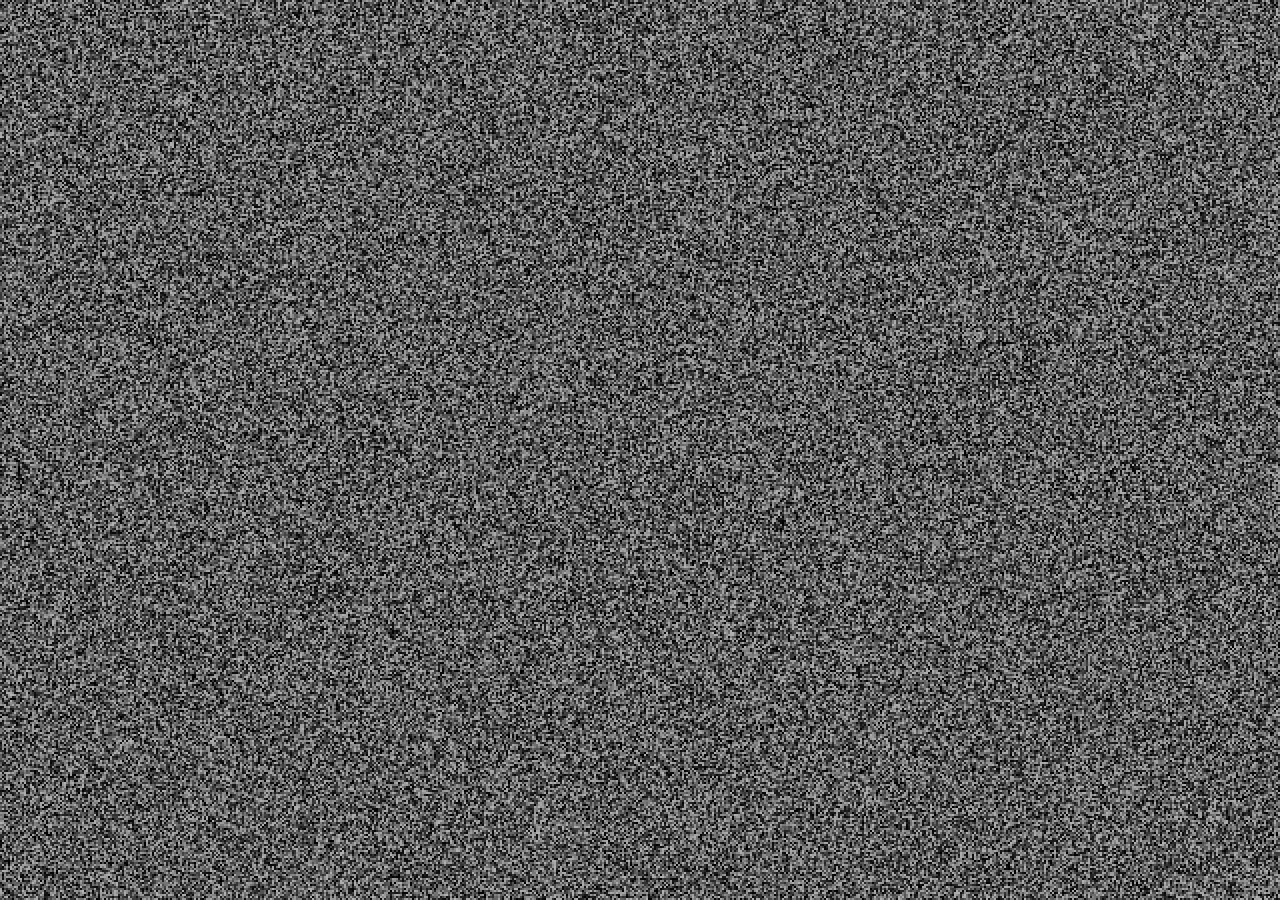
<file: screensaver/static_screensaver.html>
<!DOCTYPE html>
<html lang="en">
<head>
  <meta charset="UTF-8">
  <meta name="viewport" content="width=device-width, initial-scale=1.0">
  <title>TV Static Screensaver</title>
  <style>
    * {
      margin: 0;
      padding: 0;
      box-sizing: border-box;
    }

    html, body {
      width: 100%;
      height: 100%;
      overflow: hidden;
      background: #000000;
    }

    #canvas {
      display: block;
    }

    /* --- Settings overlay --- */
    #settings-overlay {
      position: fixed;
      top: 16px;
      right: 16px;
      width: 260px;
      padding: 16px 18px;
      background: #1a1a1a;
      border-radius: 8px;
      color: #888888;
      font-family: -apple-system, BlinkMacSystemFont, 'Segoe UI', Helvetica, Arial, sans-serif;
      font-size: 13px;
      line-height: 1.6;
      z-index: 100;
      opacity: 0;
      transition: opacity 0.4s ease;
      pointer-events: none;
      user-select: none;
    }

    #settings-overlay.visible {
      opacity: 1;
      pointer-events: auto;
    }

    #settings-overlay .settings-title {
      font-size: 11px;
      text-transform: uppercase;
      letter-spacing: 1.5px;
      color: #666666;
      margin-bottom: 12px;
    }

    #settings-overlay .setting-row {
      display: flex;
      justify-content: space-between;
      align-items: center;
      margin-bottom: 10px;
    }

    #settings-overlay .setting-row label {
      flex: 0 0 auto;
      margin-right: 10px;
      color: #888888;
    }

    #settings-overlay .setting-row .setting-value {
      width: 48px;
      text-align: right;
      font-variant-numeric: tabular-nums;
      color: #777777;
      font-size: 12px;
    }

    #settings-overlay input[type="range"] {
      -webkit-appearance: none;
      appearance: none;
      flex: 1 1 auto;
      height: 4px;
      background: #333333;
      border-radius: 2px;
      outline: none;
      margin: 0 8px;
      cursor: pointer;
    }

    #settings-overlay input[type="range"]::-webkit-slider-thumb {
      -webkit-appearance: none;
      appearance: none;
      width: 14px;
      height: 14px;
      border-radius: 50%;
      background: #555555;
      cursor: pointer;
    }

    #settings-overlay input[type="range"]::-moz-range-thumb {
      width: 14px;
      height: 14px;
      border-radius: 50%;
      background: #555555;
      border: none;
      cursor: pointer;
    }
  </style>
</head>
<body>
  <canvas id="canvas"></canvas>

  <div id="settings-overlay">
    <div class="settings-title">Settings</div>

    <div class="setting-row">
      <label for="setting-brightness">Brightness</label>
      <input type="range" id="setting-brightness" min="20" max="100" step="1" value="70">
      <span class="setting-value" id="val-brightness">70%</span>
    </div>

    <div class="setting-row">
      <label for="setting-speed">Speed</label>
      <input type="range" id="setting-speed" min="1" max="3" step="1" value="3">
      <span class="setting-value" id="val-speed">Fast</span>
    </div>
  </div>

  <script>
    'use strict';

    const Config = {
      brightness: 70,
      speed: 3,
      // Offscreen buffer is rendered at 1/PIXEL_SCALE of canvas size and stretched
      // up with smoothing disabled — gives chunkier "CRT" grains and keeps per-frame
      // pixel work small enough to stay smooth at 60 Hz on 4K displays.
      PIXEL_SCALE: 2
    };

    // Maps the 1-3 speed setting to the number of rAF ticks between noise updates.
    // Slow refreshes ~15 Hz, Medium ~30 Hz, Fast every frame.
    const SPEED_FRAME_INTERVAL = { 1: 4, 2: 2, 3: 1 };
    const SPEED_LABELS = ['Slow', 'Medium', 'Fast'];

    const Renderer = {
      canvas: null,
      ctx: null,
      offscreen: null,
      offCtx: null,
      imageData: null,
      buf: null,
      width: 0,
      height: 0,
      bufW: 0,
      bufH: 0,
      frameCounter: 0,
      resizeTimeoutId: 0,

      init() {
        Renderer.canvas = document.getElementById('canvas');
        Renderer.ctx = Renderer.canvas.getContext('2d', { alpha: false });
        Renderer.offscreen = document.createElement('canvas');
        Renderer.offCtx = Renderer.offscreen.getContext('2d', { alpha: false });
        Renderer.sizeCanvas();
      },

      sizeCanvas() {
        Renderer.width = window.innerWidth;
        Renderer.height = window.innerHeight;
        Renderer.canvas.width = Renderer.width;
        Renderer.canvas.height = Renderer.height;

        // Stretching small -> large with smoothing off gives the chunky CRT look
        Renderer.ctx.imageSmoothingEnabled = false;

        Renderer.bufW = Math.max(1, Math.floor(Renderer.width / Config.PIXEL_SCALE));
        Renderer.bufH = Math.max(1, Math.floor(Renderer.height / Config.PIXEL_SCALE));
        Renderer.offscreen.width = Renderer.bufW;
        Renderer.offscreen.height = Renderer.bufH;
        Renderer.imageData = Renderer.offCtx.createImageData(Renderer.bufW, Renderer.bufH);
        Renderer.buf = Renderer.imageData.data;

        // Alpha is constant — write it once so the per-frame loop can skip it
        const data = Renderer.buf;
        for (let i = 3; i < data.length; i += 4) data[i] = 255;
      },

      handleResize() {
        clearTimeout(Renderer.resizeTimeoutId);
        Renderer.resizeTimeoutId = setTimeout(Renderer.sizeCanvas, 100);
      },

      resizeImmediate() {
        clearTimeout(Renderer.resizeTimeoutId);
        Renderer.sizeCanvas();
      },

      start() {
        requestAnimationFrame(Renderer.frame);
      },

      frame() {
        Renderer.frameCounter++;
        const interval = SPEED_FRAME_INTERVAL[Config.speed] || 1;

        if (Renderer.frameCounter % interval === 0) {
          Renderer.renderNoise();
        }

        // Always blit — keeps the last noise frame visible while paused on slow speeds
        Renderer.ctx.drawImage(
          Renderer.offscreen,
          0, 0, Renderer.bufW, Renderer.bufH,
          0, 0, Renderer.width, Renderer.height
        );

        requestAnimationFrame(Renderer.frame);
      },

      renderNoise() {
        const data = Renderer.buf;
        const len = data.length;
        // Brightness caps the gray value: at 100% noise reaches full white,
        // at 20% the brightest grain is only ~51 (dim TV).
        const cap = (Config.brightness / 100) * 256;

        for (let i = 0; i < len; i += 4) {
          const g = (Math.random() * cap) | 0;
          data[i] = g;
          data[i + 1] = g;
          data[i + 2] = g;
        }

        Renderer.offCtx.putImageData(Renderer.imageData, 0, 0);
      }
    };

    const Fullscreen = {
      init() {
        Renderer.canvas.addEventListener('click', Fullscreen.requestFullscreen);

        document.addEventListener('keydown', function (e) {
          if (e.key === 'f' || e.key === 'F') {
            e.preventDefault();
            Fullscreen.requestFullscreen();
          }
        });

        document.addEventListener('fullscreenchange', Renderer.resizeImmediate);
        document.addEventListener('webkitfullscreenchange', Renderer.resizeImmediate);
      },

      requestFullscreen() {
        const el = document.documentElement;
        if (el.requestFullscreen) {
          el.requestFullscreen().catch(function () {});
        } else if (el.webkitRequestFullscreen) {
          try { el.webkitRequestFullscreen(); } catch (_ignored) {}
        }
      }
    };

    const Settings = {
      STORAGE_KEY: 'tv-static-screensaver-settings',
      AUTO_HIDE_MS: 5000,

      overlay: null,
      hideTimerId: 0,
      isVisible: false,

      elBrightness: null,
      elSpeed: null,
      valBrightness: null,
      valSpeed: null,

      init() {
        Settings.overlay = document.getElementById('settings-overlay');
        Settings.elBrightness = document.getElementById('setting-brightness');
        Settings.elSpeed = document.getElementById('setting-speed');
        Settings.valBrightness = document.getElementById('val-brightness');
        Settings.valSpeed = document.getElementById('val-speed');

        Settings.loadFromStorage();
        Settings.syncUIFromConfig();

        Settings.elBrightness.addEventListener('input', Settings.onBrightnessChange);
        Settings.elSpeed.addEventListener('input', Settings.onSpeedChange);

        document.addEventListener('mousemove', Settings.onMouseMove, { passive: true });
        Settings.overlay.addEventListener('mousemove', Settings.resetAutoHide, { passive: true });
        Settings.overlay.addEventListener('input', Settings.resetAutoHide, { passive: true });

        document.addEventListener('keydown', function (e) {
          if (e.key === 's' || e.key === 'S') {
            if (Settings.isVisible) Settings.hide();
            else Settings.show();
          }
        });
      },

      show() {
        Settings.isVisible = true;
        Settings.overlay.classList.add('visible');
        Settings.startAutoHide();
      },

      hide() {
        Settings.isVisible = false;
        Settings.overlay.classList.remove('visible');
        clearTimeout(Settings.hideTimerId);
        Settings.hideTimerId = 0;
      },

      startAutoHide() {
        clearTimeout(Settings.hideTimerId);
        Settings.hideTimerId = setTimeout(Settings.hide, Settings.AUTO_HIDE_MS);
      },

      resetAutoHide() {
        if (Settings.isVisible) Settings.startAutoHide();
      },

      onMouseMove() {
        if (!Settings.isVisible) Settings.show();
        else Settings.resetAutoHide();
      },

      onBrightnessChange() {
        const raw = parseInt(Settings.elBrightness.value, 10);
        const clamped = Settings.clamp(raw, 20, 100);
        Config.brightness = clamped;
        Settings.valBrightness.textContent = clamped + '%';
        Settings.saveToStorage();
        Settings.resetAutoHide();
      },

      onSpeedChange() {
        const raw = parseInt(Settings.elSpeed.value, 10);
        const clamped = Settings.clamp(raw, 1, 3);
        Config.speed = clamped;
        Settings.valSpeed.textContent = SPEED_LABELS[clamped - 1];
        Settings.saveToStorage();
        Settings.resetAutoHide();
      },

      syncUIFromConfig() {
        Settings.elBrightness.value = Config.brightness;
        Settings.valBrightness.textContent = Config.brightness + '%';
        Settings.elSpeed.value = Config.speed;
        Settings.valSpeed.textContent = SPEED_LABELS[Config.speed - 1];
      },

      loadFromStorage() {
        try {
          const raw = localStorage.getItem(Settings.STORAGE_KEY);
          if (raw === null) return;
          const data = JSON.parse(raw);
          if (typeof data !== 'object' || data === null) return;

          if (typeof data.brightness === 'number' && isFinite(data.brightness)) {
            Config.brightness = Settings.clamp(Math.round(data.brightness), 20, 100);
          }
          if (typeof data.speed === 'number' && isFinite(data.speed)) {
            Config.speed = Settings.clamp(Math.round(data.speed), 1, 3);
          }
        } catch (_ignored) {}
      },

      saveToStorage() {
        try {
          localStorage.setItem(Settings.STORAGE_KEY, JSON.stringify({
            brightness: Config.brightness,
            speed: Config.speed
          }));
        } catch (_ignored) {}
      },

      clamp(value, min, max) {
        if (!isFinite(value)) return min;
        return value < min ? min : (value > max ? max : value);
      }
    };

    document.addEventListener('DOMContentLoaded', function () {
      Settings.init();
      Renderer.init();
      window.addEventListener('resize', Renderer.handleResize, { passive: true });
      Fullscreen.init();
      Renderer.start();
    });
  </script>
</body>
</html>
</file>
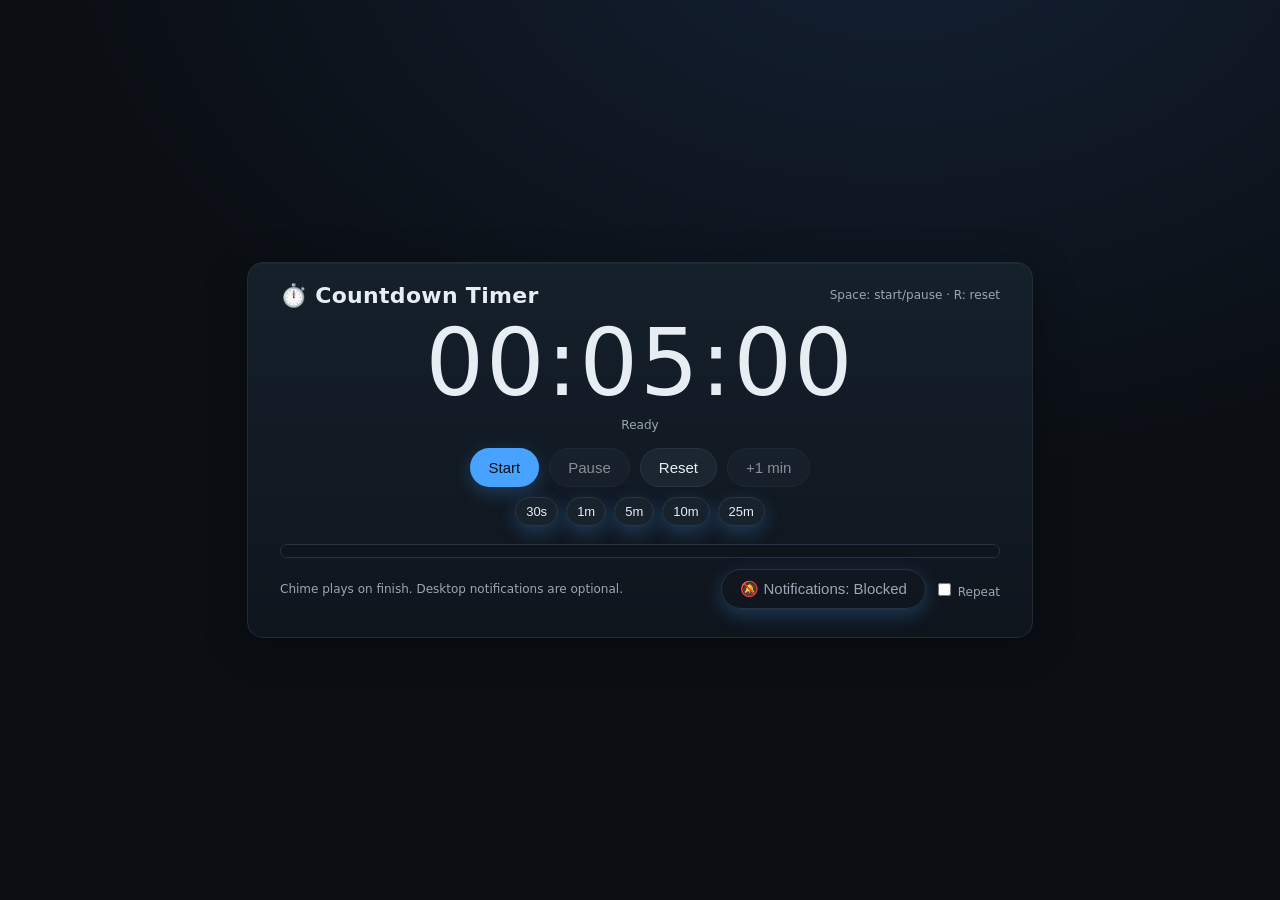
<file: tools/timer.html>
<!doctype html>
<html lang="en">
<head>
  <meta charset="utf-8" />
  <meta name="viewport" content="width=device-width, initial-scale=1" />
  <title>Timer</title>
  <style>
    :root {
      --bg: #0b0f14; --panel: #121820; --text: #e6edf3; --muted: #9aa7b2;
      --accent: #47a3ff; --accent-2: #18c3b9; --danger: #ff5470; --radius: 16px;
    }
    html, body { height: 100%; }
    body {
      margin: 0; font-family: ui-sans-serif, system-ui, -apple-system, Segoe UI, Roboto, Ubuntu, "Helvetica Neue", Arial;
      background: radial-gradient(1200px 800px at 70% -10%, #132033 0, transparent 70%), var(--bg);
      color: var(--text); display: grid; place-items: center;
    }
    .app {
      width: min(720px, 92vw);
      background: linear-gradient(180deg, #15202b 0%, #0f151d 100%);
      border: 1px solid #1f2b36; border-radius: var(--radius);
      box-shadow: 0 10px 40px rgba(0,0,0,.35), inset 0 1px 0 rgba(255,255,255,.04);
      padding: 20px clamp(16px, 3vw, 32px) 28px;
    }
    header { display:flex; align-items:center; justify-content:space-between; gap:12px; margin-bottom:8px; }
    h1 { font-size: clamp(18px, 2.2vw, 22px); margin: 0; letter-spacing: .3px; }
    .muted { color: var(--muted); font-size: 12px; }

    .time-display {
      font-variant-numeric: tabular-nums; letter-spacing: 2px;
      font-size: clamp(40px, 8vw, 92px);
      text-align: center; margin: 8px 0 6px; line-height: 1.05; outline: none;
    }
    .time-display[contenteditable="true"] { cursor: text; }
    .subline { text-align:center; color: var(--muted); margin: 0 0 16px; font-size: 12px; }

    .buttons { display:flex; flex-wrap: wrap; gap: 10px; justify-content:center; margin: 16px 0 6px; }
    button {
      appearance: none; border: 1px solid transparent; border-radius: 999px;
      padding: 10px 18px; font-size: 15px; cursor: pointer; color: #0b1117;
      background: var(--accent); transition: transform .08s ease, box-shadow .2s ease, opacity .2s ease;
      box-shadow: 0 6px 18px rgba(71,163,255,.25);
    }
    button.secondary { background: #1c2631; color: var(--text); border-color:#273444; box-shadow:none; }
    button.ghost { background: transparent; color: var(--muted); border-color:#273444; }
    button:disabled { opacity:.55; cursor:not-allowed; }
    button:active { transform: translateY(1px); }

    .quick { display:flex; flex-wrap:wrap; gap: 8px; justify-content:center; margin: 10px 0 2px; }
    .quick button { background: #18222d; color: var(--text); border-color:#273444; padding: 6px 10px; font-size: 13px; }

    .progress-wrap { margin: 14px 0 4px; }
    progress {
      width: 100%; height: 14px; border-radius: 999px; overflow: hidden;
      appearance: none; -webkit-appearance: none; background: #0f151d; border: 1px solid #273444;
    }
    progress::-webkit-progress-bar { background:#0f151d; }
    progress::-webkit-progress-value { background: linear-gradient(90deg, var(--accent) 0%, var(--accent-2) 100%); }
    progress::-moz-progress-bar { background: linear-gradient(90deg, var(--accent), var(--accent-2)); }

    .footer { display:flex; align-items:center; justify-content:space-between; gap:12px; margin-top: 10px; }
    .hint { color: var(--muted); font-size: 12px; }

    .sr-only { position:absolute; width:1px; height:1px; padding:0; margin:-1px; overflow:hidden; clip:rect(0,0,0,0); white-space:nowrap; border:0; }
  </style>
</head>
<body>
  <div class="app" role="application" aria-label="Countdown timer">
    <header>
      <h1>⏱️ Countdown Timer</h1>
      <div class="muted">Space: start/pause · R: reset</div>
    </header>

    <!-- Editable main display only -->
    <div id="display" class="time-display" aria-live="polite" aria-atomic="true"
         contenteditable="true" role="textbox" aria-label="Time" title="Type time (hh:mm:ss)">00:05:00</div>
    <p class="subline" id="statusText">Ready</p>

    <div class="buttons">
      <button id="startBtn" type="button" title="Start">Start</button>
      <button id="pauseBtn" class="secondary" type="button" title="Pause (Space)" disabled>Pause</button>
      <button id="resetBtn" class="ghost" type="button" title="Reset (R)" disabled>Reset</button>
      <button id="addMinBtn" class="secondary" type="button" title="+1 minute" disabled>+1 min</button>
    </div>

    <div class="quick" aria-label="Quick picks">
      <button type="button" data-pick="00:00:30" title="30 seconds">30s</button>
      <button type="button" data-pick="00:01:00" title="1 minute">1m</button>
      <button type="button" data-pick="00:05:00" title="5 minutes">5m</button>
      <button type="button" data-pick="00:10:00" title="10 minutes">10m</button>
      <button type="button" data-pick="00:25:00" title="Pomodoro">25m</button>
    </div>

    <div class="progress-wrap">
      <progress id="bar" value="0" max="1" aria-label="Time progress"></progress>
    </div>

    <div class="footer">
      <span class="hint">Chime plays on finish. Desktop notifications are optional.</span>
      <div style="display:flex; gap:8px; align-items:center;">
        <button id="notifBtn" class="ghost" type="button" title="Enable desktop notifications">🔔 Notifications</button>
        <label class="muted"><input type="checkbox" id="loopChk"> Repeat</label>
      </div>
    </div>

    <div id="liveDone" class="sr-only" aria-live="assertive" aria-atomic="true"></div>
  </div>

  <script>
  (function(){
    const display   = document.getElementById('display');
    const statusTxt = document.getElementById('statusText');
    const bar       = /** @type {HTMLProgressElement} */(document.getElementById('bar'));
    const startBtn  = document.getElementById('startBtn');
    const pauseBtn  = document.getElementById('pauseBtn');
    const resetBtn  = document.getElementById('resetBtn');
    const addMinBtn = document.getElementById('addMinBtn');
    const loopChk   = /** @type {HTMLInputElement} */(document.getElementById('loopChk'));
    const notifBtn  = document.getElementById('notifBtn');
    const quick     = document.querySelector('.quick');

    /** @type {number|null} */ let timerId = null;
    let totalMs = 0, endAt = 0, remaining = 0;
    let running = false, paused = false;

    // Snapshot for reset
    let initialMs = 0;
    let initialText = "00:05:00";

    // ---------- Helpers ----------
    function clamp(n,a,b){ n = Number.isFinite(+n) ? +n : a; return Math.min(b, Math.max(a, n)); }
    function digitsOnly(str){ return (str||'').replace(/\D/g,''); }
    function formatDigits(ds){
      const d = digitsOnly(ds).slice(0,6);
      const p = d.padStart(6,'0');
      return `${p.slice(0,2)}:${p.slice(2,4)}:${p.slice(4,6)}`;
    }
    function parseDisplayToMs(){
      const t = (display.textContent||'').trim();
      let h=0,m=0,s=0;
      if (t.includes(':')){
        const parts = t.split(':').map(x=>parseInt(x||'0',10));
        if (parts.length === 3){ [h,m,s] = parts; }
        else if (parts.length === 2){ [m,s] = parts; }
        else if (parts.length === 1){ [s] = parts; }
      } else {
        const p = digitsOnly(t).padStart(6,'0');
        h = parseInt(p.slice(0,2),10);
        m = parseInt(p.slice(2,4),10);
        s = parseInt(p.slice(4,6),10);
      }
      h = clamp(h,0,99); m = clamp(m,0,59); s = clamp(s,0,59);
      return (((h*60)+m)*60 + s)*1000;
    }
    function setDisplayFromMs(ms){
      ms = Math.max(0, Math.floor(ms));
      const sec = Math.floor(ms/1000);
      const hrs = Math.floor(sec/3600);
      const mins = Math.floor((sec%3600)/60);
      const secs = sec%60;
      const txt = [hrs, mins, secs].map(v=>String(v).padStart(2,'0')).join(':');
      display.textContent = txt;
      document.title = `${txt} – Timer`;
    }
    function normalizeDisplay(){
      const fmt = formatDigits(display.textContent||'');
      display.textContent = fmt;
      document.title = `${fmt} – Timer`;
      try { localStorage.setItem('timer:lastDigits', digitsOnly(fmt)); } catch {}
      updateResetEnabled();
    }
    function updateResetEnabled(){
      const ms = parseDisplayToMs();
      const enable = running || paused || ms > 0 || Number(bar.value) > 0 || initialMs > 0;
      resetBtn.disabled = !enable;
      if (enable){ resetBtn.classList.remove('ghost'); resetBtn.classList.add('secondary'); }
      else { resetBtn.classList.remove('secondary'); resetBtn.classList.add('ghost'); }
    }
    function setRunningUI(on){
      startBtn.disabled = on;
      pauseBtn.disabled = !on;
      addMinBtn.disabled = !on;
      display.setAttribute('contenteditable', on ? 'false' : 'true');
      updateResetEnabled();
    }

    // ---------- Timer core ----------
    function tick(){
      if (!running || paused) return;
      const now = Date.now();
      remaining = Math.max(0, endAt - now);
      setDisplayFromMs(remaining);
      bar.value = totalMs > 0 ? (totalMs - remaining) / totalMs : 0;
      if (remaining <= 0){
        stopTimer(false);
        onDone();
      }
    }

    function startTimer(){
      // snapshot initial value
      normalizeDisplay();
      initialText = display.textContent || "00:00:00";
      initialMs = parseDisplayToMs();

      totalMs = initialMs;
      if (totalMs <= 0){
        statusTxt.textContent = 'Please set a duration first.';
        return;
      }
      running = true; paused = false;
      endAt = Date.now() + totalMs;
      bar.max = 1; bar.value = 0;
      setRunningUI(true);
      statusTxt.textContent = 'Running…';
      if (timerId) clearInterval(timerId);
      timerId = setInterval(tick, 200);
      tick();
    }

    function pauseTimer(){
      if (!running || paused) return;
      paused = true;
      if (timerId) { clearInterval(timerId); timerId = null; }
      remaining = Math.max(0, endAt - Date.now());
      statusTxt.textContent = 'Paused';
      pauseBtn.textContent = 'Resume';
      pauseBtn.title = 'Resume (Space)';
      updateResetEnabled();
    }

    function resumeTimer(){
      if (!running || !paused) return;
      paused = false;
      endAt = Date.now() + remaining;
      statusTxt.textContent = 'Running…';
      pauseBtn.textContent = 'Pause';
      pauseBtn.title = 'Pause (Space)';
      if (timerId) clearInterval(timerId);
      timerId = setInterval(tick, 200);
      tick();
    }

    function stopTimer(userCanceled){
      running = false; paused = false;
      if (timerId) { clearInterval(timerId); timerId = null; }
      setRunningUI(false);
      pauseBtn.textContent = 'Pause';
      pauseBtn.title = 'Pause (Space)';
      if (userCanceled) statusTxt.textContent = 'Stopped';
    }

    function resetTimer(){
      // restore exact original start value
      stopTimer(true);
      totalMs = remaining = 0; endAt = 0;
      if (initialMs > 0){
        display.textContent = initialText;
        document.title = `${initialText} – Timer`;
      }
      bar.value = 0;
      updateResetEnabled();
    }

    function addMinute(){
      if (!running || paused) return;
      const extra = 60_000;
      totalMs += extra;
      endAt += extra;
      tick();
    }

    function onDone(){
      statusTxt.textContent = "Time's up!";
      document.getElementById('liveDone').textContent = "Time's up!";
      setDisplayFromMs(0);
      bar.value = 1;
      ringChime();
      if ('Notification' in window && Notification.permission === 'granted'){
        try { new Notification("⏰ Time's up!", { body: 'Timer finished.', silent: true }); } catch {}
      }
      if (loopChk.checked){ startTimer(); }
      else { startBtn.focus({preventScroll:true}); updateResetEnabled(); }
    }

    // ---------- Chime ----------
    function ringChime(){
      try {
        const ctx = new (window.AudioContext || window.webkitAudioContext)();
        const seq = [880, 988, 1046]; const now = ctx.currentTime;
        seq.forEach((freq, i)=> beep(ctx, now + i*0.25, freq, 0.18));
        setTimeout(()=> ctx.close().catch(()=>{}), 1500);
      } catch {}
    }
    function beep(ctx, t, freq, dur){
      const o = ctx.createOscillator(), g = ctx.createGain();
      o.type = 'sine'; o.frequency.value = freq;
      o.connect(g); g.connect(ctx.destination);
      const a = g.gain;
      a.setValueAtTime(0, t);
      a.linearRampToValueAtTime(0.6, t + 0.01);
      a.exponentialRampToValueAtTime(0.001, t + dur);
      o.start(t); o.stop(t + dur + 0.02);
    }

    // ---------- Notifications ----------
    function notifState(){ if (!('Notification' in window)) return 'unsupported'; return Notification.permission; }
    function updateNotifUI(){
      if (!notifBtn) return;
      const p = notifState();
      notifBtn.disabled = (p === 'unsupported');
      if (p === 'granted'){ notifBtn.textContent = '🔔 Notifications: On'; notifBtn.title = 'Notifications enabled'; }
      else if (p === 'denied'){ notifBtn.textContent = '🔕 Notifications: Blocked'; notifBtn.title = 'Blocked in browser settings'; }
      else if (p === 'unsupported'){ notifBtn.textContent = '🔕 Notifications: Unavailable'; notifBtn.title = 'Not supported'; }
      else { notifBtn.textContent = '🔔 Notifications: Off'; notifBtn.title = 'Click to enable'; }
    }

    if (notifBtn){
      notifBtn.addEventListener('click', async () => {
        if (!('Notification' in window)) return;
        const p = Notification.permission;
        if (p === 'granted'){
          try { new Notification('Notifications enabled', { body: 'You will get an alert when the timer finishes.', silent: true }); } catch {}
        } else if (p === 'denied'){
          alert('Notifications are blocked. Enable them in the browser site settings.');
        } else { // default
          try { await Notification.requestPermission(); } catch {}
          updateNotifUI();
          if (Notification.permission === 'granted'){
            try { new Notification('Notifications enabled', { body: 'You will get alerts when the timer finishes.', silent: true }); } catch {}
          }
        }
      });
    }

    // ---------- Wiring ----------
    startBtn.addEventListener('click', startTimer);
    pauseBtn.addEventListener('click', ()=> paused ? resumeTimer() : pauseTimer());
    resetBtn.addEventListener('click', resetTimer);
    addMinBtn.addEventListener('click', addMinute);

    quick.addEventListener('click', e=>{
      const btn = e.target.closest('button[data-pick]');
      if (!btn || running) return;
      display.textContent = btn.getAttribute('data-pick') || '00:00:00';
      normalizeDisplay();
      statusTxt.textContent = 'Ready';
    });

    // Main display editing
    display.addEventListener('input', ()=>{
      if (running) return;
      normalizeDisplay(); // auto ":" + clamp
      statusTxt.textContent = 'Ready';
    });
    display.addEventListener('keydown', (e)=>{
      if (e.key === 'Enter'){ e.preventDefault(); startTimer(); }
    });
    display.addEventListener('paste', (e)=>{
      e.preventDefault();
      const t = (e.clipboardData||window.clipboardData).getData('text');
      display.textContent = formatDigits(t);
      normalizeDisplay();
    });

    // Keyboard shortcuts (ignore when editing)
    document.addEventListener('keydown', (e)=>{
      const ae = document.activeElement;
      const editing = ae && (ae.getAttribute && ae.getAttribute('contenteditable') === 'true');
      const isSpace = (e.code === 'Space' || e.key === ' ' || e.key === 'Spacebar');
      if (isSpace && !editing){ e.preventDefault(); if (running){ paused ? resumeTimer() : pauseTimer(); } else { startTimer(); } }
      else if ((e.key === 'r' || e.key === 'R') && !editing){ e.preventDefault(); resetTimer(); }
    });

    // ---------- Init ----------
    // Ask permission once on first open if missing
    try {
      if ('Notification' in window) {
        const asked = localStorage.getItem('timer:notifAsked') === '1';
        if (Notification.permission === 'default' && !asked){
          Notification.requestPermission().then((perm)=>{
            try { localStorage.setItem('timer:notifAsked','1'); } catch {}
            if (perm === 'granted'){
              try { new Notification('Notifications enabled', { body: 'You will get alerts when the timer finishes.', silent: true }); } catch {}
            }
            updateNotifUI();
          }).catch(()=>{});
        }
      }
    } catch {}
    updateNotifUI();

    // Restore last typed digits if any
    try {
      const ds = localStorage.getItem('timer:lastDigits');
      if (ds) display.textContent = formatDigits(ds);
    } catch {}
    normalizeDisplay();
    statusTxt.textContent = 'Ready';
  })();
  </script>
</body>
</html>
</file>
<file: mecha/assets/index-2e3jFVfN.css>
:root{--bg-app: #07090d;--bg-panel: #0c1119;--bg-panel-elevated: #131a25;--bg-row: #161e2b;--bg-row-hover: #1b2535;--border-subtle: #1f2a3b;--border-strong: #2c3b54;--text-primary: #e6ecf5;--text-secondary: #8a98ac;--text-muted: #5b6678;--text-inverse: #07090d;--accent: #c66a2c;--accent-hover: #e5823b;--accent-soft: rgba(198, 106, 44, .18);--strength-hard: #ff7043;--strength-counter: #ffb74d;--strength-favorable: #ffd180;--strength-weak: #6b7384;--band-grey: #6b7384;--band-red: #e15555;--band-yellow: #e3c64a;--band-light-green: #8ed16a;--band-green: #3fc680;--control-bg: #131a25;--control-bg-hover: #1b2535;--control-border: #2c3b54;--control-border-focus: #c66a2c;--radius-sm: 4px;--radius-md: 6px;--radius-lg: 10px;--space-xs: 4px;--space-sm: 8px;--space-md: 12px;--space-lg: 16px;--space-xl: 24px;--column-gap: 80px;--font-sans: "Inter", -apple-system, BlinkMacSystemFont, "Segoe UI", Roboto, "Helvetica Neue", Arial, sans-serif;--font-mono: ui-monospace, SFMono-Regular, Menlo, Monaco, "Cascadia Mono", monospace;--z-base: 0;--z-line-layer: 5;--z-controls: 10;--z-modal: 100}*{box-sizing:border-box}html,body,#root{height:100%;margin:0;padding:0}body{background:var(--bg-app);color:var(--text-primary);font-family:var(--font-sans);font-size:14px;line-height:1.5;-webkit-font-smoothing:antialiased;-moz-osx-font-smoothing:grayscale}button{font-family:inherit;font-size:inherit;color:inherit;background:var(--control-bg);border:1px solid var(--control-border);border-radius:var(--radius-sm);padding:var(--space-xs) var(--space-md);cursor:pointer;transition:background-color 80ms ease,border-color 80ms ease}button:hover:not(:disabled){background:var(--control-bg-hover)}button:focus-visible{outline:2px solid var(--control-border-focus);outline-offset:1px}button:disabled{opacity:.45;cursor:not-allowed}button.primary{background:var(--accent);border-color:var(--accent);color:var(--text-inverse);font-weight:600}button.primary:hover:not(:disabled){background:var(--accent-hover);border-color:var(--accent-hover)}button.danger{border-color:#5b1f1f;color:#ffb4a8}button.danger:hover:not(:disabled){background:#2a1414}select,input[type=number],input[type=text]{font-family:inherit;font-size:inherit;color:var(--text-primary);background:var(--control-bg);border:1px solid var(--control-border);border-radius:var(--radius-sm);padding:var(--space-xs) var(--space-sm)}select:focus-visible,input:focus-visible{outline:2px solid var(--control-border-focus);outline-offset:1px}.app-shell{display:flex;flex-direction:column;height:100%;min-height:100vh;background:var(--bg-app)}.app-header{display:flex;align-items:center;justify-content:space-between;padding:var(--space-md) var(--space-lg);border-bottom:1px solid var(--border-subtle);background:var(--bg-panel)}.app-header h1{margin:0;font-size:18px;font-weight:600;color:var(--text-primary);letter-spacing:.02em}.app-header h1 .accent{color:var(--accent)}.app-header-actions{display:flex;align-items:center;gap:var(--space-sm)}.app-board{position:relative;flex:1 1 auto;display:grid;grid-template-columns:minmax(320px,1fr) minmax(320px,1fr);column-gap:var(--column-gap);row-gap:var(--space-lg);padding:var(--space-lg)}@media(max-width:1023px){.app-board{grid-template-columns:1fr;column-gap:var(--space-lg)}}.zone{display:flex;flex-direction:column;background:var(--bg-panel);border:1px solid var(--border-subtle);border-radius:var(--radius-lg);min-height:320px;overflow:hidden}.zone-header{display:flex;align-items:center;justify-content:space-between;padding:var(--space-md) var(--space-lg);background:var(--bg-panel-elevated);border-bottom:1px solid var(--border-subtle)}.zone-title{font-size:13px;font-weight:700;letter-spacing:.06em;text-transform:uppercase;color:var(--text-secondary)}.zone-body{flex:1 1 auto;padding:var(--space-md);display:flex;flex-direction:column;gap:var(--space-sm);overflow:auto}.zone-body.empty{align-items:stretch;justify-content:flex-start}.unit-image{display:block;flex-shrink:0;border-radius:var(--radius-sm);object-fit:cover;background-color:var(--control-bg)}.unit-image--row,.unit-image--picker{width:32px;height:32px}.unit-image--detail{max-width:100%;height:auto;margin:0 auto var(--space-md)}.army-row{display:flex;flex-direction:column;gap:var(--space-xs);padding:var(--space-sm) var(--space-md);background:var(--bg-row);border:1px solid var(--border-subtle);border-radius:var(--radius-md);position:relative}.army-row__body{display:flex;align-items:center;gap:var(--space-sm);flex-wrap:wrap}.army-row__body>.name-button{flex:1 1 auto;min-width:0}.army-row:hover,.army-row.hovered{background:var(--bg-row-hover);border-color:var(--border-strong)}.army-row--ghost{display:flex;align-items:center;padding:var(--space-sm) var(--space-md);min-height:32px;background:transparent;border:1px dashed var(--control-border);border-radius:var(--radius-md);opacity:.7;color:var(--text-muted)}.army-row--ghost .ghost-tech-label{font-style:italic}.army-row .name-button{background:transparent;border:none;padding:0;text-align:left;font-weight:600;color:var(--text-primary);cursor:pointer}.army-row .name-button:hover{color:var(--accent-hover)}.army-row .price-tag{font-size:.85em;color:var(--text-secondary, #888);white-space:nowrap;margin-left:var(--space-xs)}.army-row .qty-stepper{display:inline-flex;align-items:center;gap:var(--space-xs)}.army-row .qty-stepper button{width:24px;height:24px;padding:0;display:inline-flex;align-items:center;justify-content:center}.army-row .qty-stepper .qty-value{min-width:2ch;text-align:center;font-variant-numeric:tabular-nums;font-weight:600}.army-row .tech-trigger{font-size:12px;white-space:nowrap}.army-row .tech-trigger.has-techs{border-color:var(--accent);color:var(--accent-hover)}.army-row .remove-button{width:24px;height:24px;padding:0;display:inline-flex;align-items:center;justify-content:center;font-size:16px;line-height:1}.army-row .badge,.army-row .covers-badge{display:inline-flex;align-items:center;padding:2px 8px;font-size:11px;font-weight:700;letter-spacing:.03em;border-radius:999px;background:var(--accent);color:var(--text-inverse);margin-left:var(--space-xs)}.army-row .strength-tag{font-size:11px;font-weight:700;letter-spacing:.04em;text-transform:uppercase;padding:2px 6px;border-radius:var(--radius-sm);margin-left:var(--space-xs)}.strength-tag.hard-counter{background:var(--strength-hard);color:var(--text-inverse)}.strength-tag.counter{background:var(--strength-counter);color:var(--text-inverse)}.strength-tag.favorable{background:var(--strength-favorable);color:var(--text-inverse)}.strength-tag.weak{background:var(--strength-weak);color:var(--text-inverse)}.required-tech-badge{display:inline-flex;align-items:center;padding:2px 6px;font-size:11px;font-style:italic;font-weight:500;letter-spacing:.02em;border-radius:var(--radius-sm);background:var(--accent-soft);color:var(--text-secondary);white-space:nowrap}.alternates-toggle{width:24px;height:24px;padding:0;display:inline-flex;align-items:center;justify-content:center;font-size:12px;line-height:1;color:var(--text-secondary);transition:transform .12s ease,color .12s ease}.alternates-toggle:hover{color:var(--text-primary)}.alternates-toggle--open{color:var(--accent-hover)}.feedback-edit-button{width:24px;height:24px;padding:0;display:inline-flex;align-items:center;justify-content:center;font-size:12px;line-height:1;color:var(--text-secondary);transition:color .12s ease}.feedback-edit-button:hover{color:var(--text-primary)}.feedback-edit-button--flagged{color:var(--accent-hover)}.alternates-list{list-style:none;margin:0;padding:var(--space-sm) var(--space-md);background:var(--bg-panel-elevated);border-left:2px solid var(--accent-soft);border-radius:var(--radius-md);display:flex;flex-direction:column;gap:var(--space-xs)}.alternates-list--empty{font-size:12px;font-style:italic;color:var(--text-muted)}.alternates-list--empty .alternates-empty{margin:0}.alternates-row{display:flex;align-items:center;gap:var(--space-sm);padding:var(--space-xs) var(--space-sm);border-radius:var(--radius-sm);cursor:pointer;transition:background-color 80ms ease}.alternates-row:hover{background:var(--bg-row-hover)}.alternates-row:focus-visible{outline:2px solid var(--control-border-focus);outline-offset:1px}.alternates-row--selected,.alternates-row--selected:hover{background:var(--accent-soft)}.alternates-row__name{flex:1 1 auto;font-weight:600;color:var(--text-primary);min-width:0}.alternates-row__cost{font-size:12px;color:var(--text-secondary);font-variant-numeric:tabular-nums}.empty-state{text-align:center;padding:var(--space-xl);color:var(--text-muted);font-size:13px}.empty-state .headline{display:block;font-size:14px;font-weight:600;color:var(--text-secondary);margin-bottom:var(--space-sm)}.inline-picker{display:flex;gap:var(--space-sm);align-items:center;margin-top:var(--space-sm)}.inline-picker select{flex:1 1 auto}.inline-tech-picker{display:grid;grid-template-columns:1fr;gap:var(--space-xs);margin-top:var(--space-xs);padding:var(--space-sm);background:var(--bg-panel-elevated);border:1px solid var(--border-subtle);border-radius:var(--radius-sm)}.inline-tech-picker label{display:flex;align-items:center;gap:var(--space-xs);font-size:12px;color:var(--text-secondary);cursor:pointer}.inline-tech-picker label:hover{color:var(--text-primary)}.inline-tech-picker .empty-note{font-size:11px;color:var(--text-muted);font-style:italic}.line-layer{position:absolute;top:0;right:0;bottom:0;left:0;pointer-events:none;z-index:var(--z-line-layer)}.line-layer path{fill:none;stroke-linecap:round;pointer-events:stroke;cursor:pointer;transition:opacity .1s ease,stroke-width .1s ease}.line-layer path.kind-secondary{stroke-dasharray:6 4;opacity:.3}.line-layer path.band-grey{stroke:var(--band-grey)}.line-layer path.band-red{stroke:var(--band-red)}.line-layer path.band-yellow{stroke:var(--band-yellow)}.line-layer path.band-light-green{stroke:var(--band-light-green)}.line-layer path.band-green{stroke:var(--band-green)}.line-layer path.strength-hard-counter{stroke-width:3px}.line-layer path.strength-counter{stroke-width:2.25px}.line-layer path.strength-favorable{stroke-width:1.75px}.line-layer path.strength-weak{stroke-width:1.25px}.line-layer.has-hover path{opacity:.2}.line-layer.has-hover path.hovered,.line-layer.has-hover path.related{opacity:1}
</file>
<file: poker/styles.css>
/* ===================================================================
   styles.css -- Poker Helper responsive stylesheet
   Mobile-first: base styles target 320px viewport.
   Breakpoints: 480px, 600px, 768px, 1024px (min-width).
   =================================================================== */

/* -- Reset & base -------------------------------------------------- */

*,
*::before,
*::after {
  box-sizing: border-box;
}

:root {
  /* Hand-strength palette -- background colors */
  --color-premium: #d4380d;
  --color-strong: #d46b08;
  --color-playable: #7cb305;
  --color-marginal: #08979c;
  --color-fold: #595959;

  /* Hand-strength palette -- text on colored backgrounds (WCAG AA) */
  --color-premium-text: #fff;
  --color-strong-text: #fff;
  --color-playable-text: #fff;
  --color-marginal-text: #fff;
  --color-fold-text: #d9d9d9;

  /* Non-color indicators: text labels that appear inside cells */
  --indicator-premium: "\2605\2605";
  --indicator-strong: "\2605";
  --indicator-playable: "\25CF";
  --indicator-marginal: "\25CB";
  --indicator-fold: "";

  /* UI palette */
  --color-bg: #1a1a2e;
  --color-bg-surface: #16213e;
  --color-bg-elevated: #0f3460;
  --color-text-primary: #e8e8e8;
  --color-text-secondary: #a0a0b0;
  --color-accent: #e94560;
  --color-accent-hover: #ff6b81;
  --color-border: #2a2a4a;
  --color-focus-ring: #53a8ff;

  /* Card suit colors */
  --color-suit-clubs: #4caf50;
  --color-suit-diamonds: #2196f3;
  --color-suit-hearts: #f44336;
  --color-suit-spades: #e0e0e0;

  /* Recommendation colors */
  --color-call: #4caf50;
  --color-fold-rec: #f44336;
  --color-marginal-rec: #ffb300;

  /* Spacing scale */
  --space-xs: 0.25rem;
  --space-sm: 0.5rem;
  --space-md: 1rem;
  --space-lg: 1.5rem;
  --space-xl: 2rem;

  /* Font stack */
  --font-family: -apple-system, BlinkMacSystemFont, "Segoe UI", Roboto,
    Oxygen-Sans, Ubuntu, Cantarell, "Helvetica Neue", sans-serif;
  --font-mono: "SF Mono", "Fira Code", "Fira Mono", "Roboto Mono",
    "Cascadia Code", Consolas, monospace;

  /* Touch target minimum */
  --touch-min: 44px;
}

html {
  font-size: 100%; /* 16px base */
}

body {
  margin: 0;
  padding: 0;
  font-family: var(--font-family);
  font-size: 0.875rem;
  line-height: 1.5;
  color: var(--color-text-primary);
  background-color: var(--color-bg);
  -webkit-text-size-adjust: 100%;
  min-height: 100vh;
  display: flex;
  flex-direction: column;
}

/* Focus styles for keyboard navigation */
:focus-visible {
  outline: 2px solid var(--color-focus-ring);
  outline-offset: 2px;
}

/* Remove focus ring for mouse/touch interactions */
:focus:not(:focus-visible) {
  outline: none;
}

/* -- Typography ---------------------------------------------------- */

h1, h2, h3, h4 {
  margin: 0 0 var(--space-sm);
  line-height: 1.3;
}

p {
  margin: 0 0 var(--space-md);
}

strong {
  font-weight: 600;
}

/* -- App header ---------------------------------------------------- */

.app-header {
  padding: var(--space-sm) var(--space-md);
  background-color: var(--color-bg-surface);
  border-bottom: 1px solid var(--color-border);
  text-align: center;
}

.app-title {
  font-size: 1.25rem;
  font-weight: 700;
  color: var(--color-accent);
  letter-spacing: 0.02em;
}

/* (Page navigation and page visibility styles removed -- single-page layout) */

/* -- Section content (simple padding container, no collapse) ------ */

.section-content {
  display: block;
  padding: var(--space-md);
}

/* -- Main content area --------------------------------------------- */

.main-content {
  flex: 1;
  max-width: 1200px;
  width: 100%;
  margin: 0 auto;
}

.tool-title {
  font-size: 1.125rem;
  color: var(--color-text-primary);
  margin-bottom: var(--space-xs);
}

.tool-description {
  color: var(--color-text-secondary);
  font-size: 0.8125rem;
  margin-bottom: var(--space-md);
}

/* -- Tool sections ------------------------------------------------- */

.tool-section {
  padding: var(--space-sm) var(--space-md);
}

.tool-section + .tool-section {
  /* Tighter spacing between tool sections on Page 2 */
  padding-top: 0;
}

/* -- Compact headings --------------------------------------------- */

.tool-heading {
  font-size: 1rem;
  font-weight: 600;
  color: var(--color-text-primary);
  margin-bottom: var(--space-xs);
}

/* -- Tool subtitle (used in combined outs+potodds section) --------- */

.tool-subtitle {
  font-size: 1rem;
  font-weight: 600;
  color: var(--color-text-primary);
  margin-bottom: var(--space-sm);
}

/* -- Info text toggle (inline collapse for explanatory content) ----- */

.info-toggle {
  display: inline-flex;
  align-items: center;
  gap: var(--space-xs);
  padding: var(--space-xs) 0;
  margin: 0 0 var(--space-sm);
  border: none;
  background: none;
  color: var(--color-accent);
  font-family: var(--font-family);
  font-size: 0.875rem;
  font-weight: 600;
  cursor: pointer;
  text-decoration: underline;
  text-underline-offset: 2px;
}

.info-toggle:hover {
  color: var(--color-accent-hover);
}

/* Small inline chevron for info toggles */
.info-toggle::after {
  content: "";
  display: inline-block;
  width: 0;
  height: 0;
  border-left: 4px solid transparent;
  border-right: 4px solid transparent;
  border-top: 4px solid currentColor;
  transition: transform 0.2s ease;
}

.info-toggle[aria-expanded="false"]::after {
  transform: rotate(-90deg);
}

.info-content {
  display: block;
}

.info-content--collapsed {
  display: none;
}

/* -- Position filter buttons --------------------------------------- */

.position-filters {
  display: flex;
  flex-wrap: wrap;
  gap: var(--space-xs);
  margin-bottom: var(--space-md);
}

.position-button {
  min-height: var(--touch-min);
  min-width: var(--touch-min);
  padding: var(--space-xs) var(--space-sm);
  border: 1px solid var(--color-border);
  border-radius: 6px;
  background-color: var(--color-bg-surface);
  color: var(--color-text-secondary);
  font-family: var(--font-family);
  font-size: 0.8125rem;
  cursor: pointer;
  transition: background-color 0.15s ease, color 0.15s ease, border-color 0.15s ease;
}

.position-button:hover {
  border-color: var(--color-accent);
  color: var(--color-text-primary);
}

.position-button--active {
  background-color: var(--color-accent);
  border-color: var(--color-accent);
  color: #fff;
  font-weight: 600;
}

/* -- Opponent label + dropdown inside position-filters -------------- */

.opponent-label {
  display: flex;
  align-items: center;
  min-height: var(--touch-min);
  padding: 0 var(--space-xs);
  font-size: 0.8125rem;
  font-weight: 600;
  color: var(--color-text-secondary);
  margin-left: var(--space-xs);
  user-select: none;
}

.position-filters .opponent-select {
  min-height: var(--touch-min);
  font-size: 0.8125rem;
}

/* -- Position descriptions ----------------------------------------- */

.position-descriptions {
  margin-bottom: var(--space-sm);
}

.position-description-list {
  margin: var(--space-sm) 0 0;
  padding: 0;
  display: grid;
  grid-template-columns: auto 1fr;
  gap: var(--space-xs) var(--space-md);
}

.position-description-list dt {
  font-weight: 600;
  font-size: 0.8125rem;
  color: var(--color-text-primary);
  padding: var(--space-xs) 0;
}

.position-description-list dd {
  margin: 0;
  font-size: 0.8125rem;
  color: var(--color-text-secondary);
  padding: var(--space-xs) 0;
  line-height: 1.4;
}

/* -- Chart legend -------------------------------------------------- */

.chart-legend {
  display: flex;
  flex-wrap: wrap;
  gap: var(--space-sm) var(--space-md);
  margin-bottom: var(--space-md);
  font-size: 0.75rem;
}

.legend-item {
  display: inline-flex;
  align-items: center;
  gap: var(--space-xs);
  color: var(--color-text-secondary);
}

.legend-swatch {
  display: inline-block;
  width: 14px;
  height: 14px;
  border-radius: 3px;
  border: 1px solid rgba(255, 255, 255, 0.15);
}

.legend-item--premium .legend-swatch { background-color: var(--color-premium); }
.legend-item--strong .legend-swatch { background-color: var(--color-strong); }
.legend-item--playable .legend-swatch { background-color: var(--color-playable); }
.legend-item--marginal .legend-swatch { background-color: var(--color-marginal); }
.legend-item--fold .legend-swatch { background-color: var(--color-fold); }

/* -- 13x13 preflop grid ------------------------------------------- */

.preflop-grid {
  display: grid;
  grid-template-columns: repeat(13, 1fr);
  gap: 1px;
  background-color: var(--color-border);
  border: 1px solid var(--color-border);
  border-radius: 4px;
  overflow: hidden;
  margin-bottom: var(--space-md);

  /* Ensure grid doesn't overflow on small screens */
  width: 100%;
  max-width: 100%;
}

.grid-cell {
  position: relative;
  display: flex;
  flex-direction: column;
  align-items: center;
  justify-content: center;
  min-height: 0;
  aspect-ratio: 1 / 1;
  padding: 1px;
  border: none;
  background-color: var(--color-bg-surface);
  color: var(--color-text-primary);
  font-family: var(--font-mono);
  font-size: 0.5rem;
  line-height: 1.2;
  cursor: pointer;
  transition: opacity 0.15s ease, transform 0.1s ease;
  overflow: hidden;
}

/* Hand name label inside each cell */
.grid-cell__name {
  font-weight: 600;
  pointer-events: none;
}

/* Non-color strength indicator (text-based, below the hand name) */
.grid-cell__indicator {
  font-size: 0.4rem;
  line-height: 1;
  pointer-events: none;
  opacity: 0.85;
}

/* Strength-category coloring */
.grid-cell--premium {
  background-color: var(--color-premium);
  color: var(--color-premium-text);
}
.grid-cell--strong {
  background-color: var(--color-strong);
  color: var(--color-strong-text);
}
.grid-cell--playable {
  background-color: var(--color-playable);
  color: var(--color-playable-text);
}
.grid-cell--marginal {
  background-color: var(--color-marginal);
  color: var(--color-marginal-text);
}
.grid-cell--fold {
  background-color: var(--color-fold);
  color: var(--color-fold-text);
}

/* Dimmed state: hand is not recommended at the selected position */
.grid-cell--dimmed {
  opacity: 0.3;
}

/* Selected/inspected cell */
.grid-cell--selected {
  outline: 2px solid #fff;
  outline-offset: -2px;
  z-index: 1;
}

.grid-cell:hover {
  transform: scale(1.08);
  z-index: 2;
}

.grid-cell:active {
  transform: scale(0.95);
}

/* -- Hand detail display ------------------------------------------- */

.hand-detail {
  background-color: var(--color-bg-surface);
  border: 1px solid var(--color-border);
  border-radius: 6px;
  padding: var(--space-sm) var(--space-md);
  min-height: 3rem;
  display: flex;
  align-items: center;
}

.hand-detail__text {
  margin: 0;
  color: var(--color-text-secondary);
  font-size: 0.875rem;
}

/* -- Card selection (shared between old odds calc and new advisor) -- */

.card-selection {
  margin-bottom: var(--space-md);
}

.card-selection__title {
  font-size: 0.875rem;
  font-weight: 600;
  margin-bottom: var(--space-xs);
}

.card-selection__slots {
  display: flex;
  gap: var(--space-xs);
  flex-wrap: wrap;
}

/* Placeholder slot for a card not yet selected */
.card-slot {
  width: 50px;
  height: 70px;
  border: 2px dashed var(--color-border);
  border-radius: 6px;
  display: flex;
  align-items: center;
  justify-content: center;
  font-size: 0.75rem;
  color: var(--color-text-secondary);
  background-color: var(--color-bg-surface);
}

/* Filled card slot */
.card-slot--filled {
  border-style: solid;
  border-color: var(--color-accent);
  font-weight: 600;
  font-size: 1.125rem;
  color: var(--color-text-primary);
  cursor: pointer;
}

/* -- Drag-and-drop feedback classes -------------------------------- */

/* Highlight a card slot when a card is dragged over it */
.card-slot--drag-over {
  border-color: var(--color-focus-ring);
  background-color: rgba(83, 168, 255, 0.15);
  border-style: solid;
}

/* Reduce opacity on the source card while it is being dragged */
.card-picker__card--dragging {
  opacity: 0.3;
}

/* Draggable cursor for picker cards */
.card-picker__card[draggable="true"] {
  cursor: grab;
}

.card-picker__card[draggable="true"]:active {
  cursor: grabbing;
}

/* -- Card picker grid --------------------------------------------- */

.card-picker {
  display: grid;
  grid-template-columns: repeat(13, 1fr);
  gap: 2px;
  margin-bottom: var(--space-md);
}

.card-picker__card {
  min-height: var(--touch-min);
  min-width: 0;
  aspect-ratio: 5 / 7;
  padding: var(--space-xs) 2px;
  border: 1px solid var(--color-border);
  border-radius: 4px;
  background-color: var(--color-bg-surface);
  color: var(--color-text-primary);
  font-family: var(--font-mono);
  font-size: 0.75rem;
  line-height: 1.3;
  text-align: center;
  cursor: pointer;
  transition: background-color 0.15s ease, opacity 0.15s ease;
  display: flex;
  flex-direction: column;
  align-items: center;
  justify-content: center;
}

.card-picker__card:hover:not(:disabled) {
  background-color: var(--color-bg-elevated);
}

.card-picker__card--selected {
  background-color: var(--color-accent);
  border-color: var(--color-accent);
  color: #fff;
}

.card-picker__card:disabled {
  opacity: 0.25;
  cursor: not-allowed;
}

/* Suit-colored rank text */
.card-picker__card--clubs { color: var(--color-suit-clubs); }
.card-picker__card--diamonds { color: var(--color-suit-diamonds); }
.card-picker__card--hearts { color: var(--color-suit-hearts); }
.card-picker__card--spades { color: var(--color-suit-spades); }

.card-picker__card--selected.card-picker__card--clubs,
.card-picker__card--selected.card-picker__card--diamonds,
.card-picker__card--selected.card-picker__card--hearts,
.card-picker__card--selected.card-picker__card--spades {
  color: #fff;
}

/* -- Odds results ------------------------------------------------- */

.odds-results {
  background-color: var(--color-bg-surface);
  border: 1px solid var(--color-border);
  border-radius: 6px;
  padding: var(--space-md);
  margin-bottom: var(--space-md);
  text-align: center;
}

.odds-results__prompt {
  margin: 0;
  color: var(--color-text-secondary);
}

.odds-results__grid {
  display: grid;
  grid-template-columns: repeat(3, 1fr);
  gap: var(--space-md);
}

.odds-results__item {
  display: flex;
  flex-direction: column;
  align-items: center;
}

.odds-results__value {
  font-size: 1.5rem;
  font-weight: 700;
  color: var(--color-text-primary);
}

.odds-results__label {
  font-size: 0.75rem;
  color: var(--color-text-secondary);
  text-transform: uppercase;
  letter-spacing: 0.05em;
}

/* Progress bar during calculation */
.odds-progress {
  width: 100%;
  height: 4px;
  background-color: var(--color-border);
  border-radius: 2px;
  overflow: hidden;
  margin-bottom: var(--space-sm);
}

.odds-progress__bar {
  height: 100%;
  background-color: var(--color-accent);
  transition: width 0.2s ease;
  width: 0%;
}

.clear-button {
  min-height: 0;
  padding: var(--space-xs) var(--space-md);
  border: 1px solid var(--color-border);
  border-radius: 6px;
  background-color: var(--color-bg-surface);
  color: var(--color-text-secondary);
  font-family: var(--font-family);
  font-size: 0.8125rem;
  cursor: pointer;
  transition: background-color 0.15s ease, color 0.15s ease;
}

.clear-button:hover {
  background-color: var(--color-accent);
  color: #fff;
  border-color: var(--color-accent);
}

/* -- Card slot grouping (advisor) ---------------------------------- */

.advisor-card-area {
  display: flex;
  flex-wrap: wrap;
  align-items: flex-end;
  gap: var(--space-sm);
  margin-bottom: var(--space-md);
}

.card-slot-group {
  display: flex;
  flex-direction: column;
  gap: var(--space-xs);
}

.card-slot-group__label {
  font-size: 0.6875rem;
  font-weight: 600;
  color: var(--color-text-secondary);
  text-transform: uppercase;
  letter-spacing: 0.04em;
}

/* Visual separator between hole cards and community cards */
.card-slot-group__separator {
  width: 1px;
  height: 56px;
  background-color: var(--color-border);
  margin: 0 var(--space-xs);
  align-self: flex-end;
}

/* -- Opponent count dropdown -------------------------------------- */

.opponent-select {
  min-height: 36px;
  min-width: 48px;
  padding: var(--space-xs) var(--space-sm);
  border: 1px solid var(--color-border);
  border-radius: 6px;
  background-color: var(--color-bg);
  color: var(--color-text-primary);
  font-family: var(--font-mono);
  font-size: 0.875rem;
  cursor: pointer;
  appearance: auto;
}

.opponent-select:focus {
  border-color: var(--color-accent);
  outline: 2px solid var(--color-focus-ring);
  outline-offset: 2px;
}

/* -- Advisor draws area -------------------------------------------- */

.advisor-draws-area {
  margin-bottom: var(--space-md);
}

/* Made hand display -- prominent text above the draws list */
.advisor-made-hand {
  font-size: 1rem;
  font-weight: 700;
  color: var(--color-text-primary);
  margin-bottom: var(--space-sm);
  padding: var(--space-sm) var(--space-md);
  background-color: var(--color-bg-surface);
  border: 1px solid var(--color-border);
  border-radius: 6px;
}

/* Compact draw items -- inline list, not a wide table */
.advisor-draws-list {
  list-style: none;
  margin: 0;
  padding: 0;
  display: flex;
  flex-direction: column;
  gap: var(--space-xs);
}

.advisor-draw-item {
  display: flex;
  flex-wrap: wrap;
  align-items: baseline;
  gap: var(--space-xs) var(--space-sm);
  padding: var(--space-xs) var(--space-sm);
  background-color: var(--color-bg-surface);
  border-radius: 4px;
  font-size: 0.8125rem;
}

.advisor-draw-item__name {
  font-weight: 600;
  color: var(--color-text-primary);
}

.advisor-draw-item__outs {
  font-family: var(--font-mono);
  font-weight: 600;
  color: var(--color-accent);
  font-size: 0.8125rem;
}

.advisor-draw-item__prob {
  color: var(--color-text-secondary);
  font-size: 0.75rem;
}

/* No draws detected message */
.advisor-draws-area__empty {
  color: var(--color-text-secondary);
  font-size: 0.8125rem;
  font-style: italic;
}

/* Total outs summary */
.advisor-total-outs {
  margin-top: var(--space-sm);
  padding: var(--space-xs) var(--space-sm);
  font-size: 0.8125rem;
  font-weight: 600;
  color: var(--color-text-primary);
}

.advisor-total-outs__count {
  font-family: var(--font-mono);
  color: var(--color-accent);
}

/* -- Advisor equity area ------------------------------------------- */

.advisor-equity-area {
  margin-bottom: var(--space-md);
}

/* -- Advisor pot odds area ----------------------------------------- */

/* -- Advisor picker + control panel wrapper ------------------------ */

.advisor-picker-controls {
  display: flex;
  flex-direction: column;
  gap: var(--space-sm);
  margin-bottom: var(--space-md);
}

/* Remove default margin on children; the flex gap handles spacing */
.advisor-picker-controls .card-picker {
  margin-bottom: 0;
}


/* -- Advisor control panel (pot, bet + quick buttons) -------------- */

.advisor-control-panel {
  width: 100%;
}

.control-panel__group {
  display: flex;
  flex-direction: column;
  gap: var(--space-xs);
  margin-bottom: var(--space-sm);
}

.control-panel__label {
  font-size: 0.8125rem;
  font-weight: 600;
  color: var(--color-text-secondary);
}

.control-panel__input {
  min-height: var(--touch-min);
  padding: var(--space-sm) var(--space-md);
  border: 1px solid var(--color-border);
  border-radius: 6px;
  background-color: var(--color-bg);
  color: var(--color-text-primary);
  font-family: var(--font-mono);
  font-size: 1.25rem;
  width: 100%;
}

.control-panel__input:focus {
  border-color: var(--color-accent);
  outline: 2px solid var(--color-focus-ring);
  outline-offset: 2px;
}

/* Quick-add/subtract button row */
.control-panel__quick-btns {
  display: flex;
  flex-wrap: wrap;
  gap: 4px;
}

/* Base quick button style */
.quick-btn {
  min-height: 36px;
  min-width: 36px;
  padding: var(--space-xs) var(--space-sm);
  border: 1px solid var(--color-border);
  border-radius: 4px;
  background-color: var(--color-bg-surface);
  color: var(--color-text-secondary);
  font-family: var(--font-mono);
  font-size: 0.75rem;
  font-weight: 600;
  cursor: pointer;
  transition: background-color 0.15s ease, color 0.15s ease, border-color 0.15s ease;
  flex: 1 1 0;
  text-align: center;
}

.quick-btn:hover {
  border-color: var(--color-accent);
  color: var(--color-text-primary);
  background-color: var(--color-bg-elevated);
}

.quick-btn:active {
  transform: scale(0.95);
}

/* Add variant: subtle green tint on hover */
.quick-btn--add:hover {
  border-color: var(--color-call);
  color: var(--color-call);
}

/* Subtract variant: subtle red tint on hover */
.quick-btn--subtract:hover {
  border-color: var(--color-fold-rec);
  color: var(--color-fold-rec);
}

/* Reset button: visually distinct from +/- */
.reset-btn {
  min-height: 36px;
  padding: var(--space-xs) var(--space-sm);
  border: 1px solid var(--color-border);
  border-radius: 4px;
  background-color: var(--color-bg);
  color: var(--color-text-secondary);
  font-family: var(--font-family);
  font-size: 0.75rem;
  font-weight: 600;
  cursor: pointer;
  transition: background-color 0.15s ease, color 0.15s ease, border-color 0.15s ease;
  width: 100%;
  text-align: center;
}

.reset-btn:hover {
  background-color: var(--color-accent);
  color: #fff;
  border-color: var(--color-accent);
}

/* -- Advisor recommendation display -------------------------------- */

.advisor-recommendation-area {
  margin-bottom: var(--space-md);
}

.advisor-recommendation {
  padding: var(--space-md);
  border-radius: 6px;
  font-size: 1.125rem;
  font-weight: 700;
  text-align: center;
  background-color: var(--color-bg-elevated);
  border: 2px solid transparent;
}

.advisor-recommendation--raise {
  color: var(--color-call);
  border-color: var(--color-call);
  background-color: rgba(76, 175, 80, 0.1);
}

.advisor-recommendation--call {
  color: #42a5f5;
  border-color: #42a5f5;
  background-color: rgba(66, 165, 245, 0.1);
}

.advisor-recommendation--fold {
  color: var(--color-fold-rec);
  border-color: var(--color-fold-rec);
  background-color: rgba(244, 67, 54, 0.1);
}

.advisor-recommendation--marginal {
  color: var(--color-marginal-rec);
  border-color: var(--color-marginal-rec);
  background-color: rgba(255, 179, 0, 0.1);
}

.advisor-recommendation__verdict {
  font-size: 1.5rem;
  font-weight: 700;
  margin-bottom: var(--space-xs);
}

.advisor-recommendation__details {
  font-size: 0.8125rem;
  font-weight: 400;
  color: var(--color-text-secondary);
}

.pot-odds-info {
  color: var(--color-text-secondary);
  font-size: 0.875rem;
}

/* -- Validation message (shared) ----------------------------------- */

.validation-message {
  color: var(--color-accent);
  font-size: 0.8125rem;
  margin-top: var(--space-xs);
}

/* -- App footer ---------------------------------------------------- */

.app-footer {
  padding: var(--space-md);
  text-align: center;
  font-size: 0.75rem;
  color: var(--color-text-secondary);
  border-top: 1px solid var(--color-border);
  margin-top: auto;
}

.app-footer p {
  margin: 0;
}

/* -- Advisor card area buttons row --------------------------------- */

.advisor-card-area__buttons {
  display: flex;
  gap: var(--space-sm);
  align-items: center;
  margin-left: auto;
  align-self: flex-end;
}

/* -- Preflop Table button ----------------------------------------- */

.preflop-table-btn {
  min-height: 0;
  padding: var(--space-xs) var(--space-md);
  border: 1px solid var(--color-accent);
  border-radius: 6px;
  background-color: transparent;
  color: var(--color-accent);
  font-family: var(--font-family);
  font-size: 0.8125rem;
  font-weight: 600;
  cursor: pointer;
  transition: background-color 0.15s ease, color 0.15s ease, border-color 0.15s ease;
  white-space: nowrap;
}

.preflop-table-btn:hover {
  background-color: var(--color-accent);
  color: #fff;
  border-color: var(--color-accent);
}

/* -- Preflop popup overlay ---------------------------------------- */

.preflop-popup-overlay {
  position: fixed;
  top: 0;
  left: 0;
  width: 100%;
  height: 100%;
  background-color: rgba(0, 0, 0, 0.7);
  z-index: 1000;
  display: flex;
  align-items: center;
  justify-content: center;
  padding: var(--space-sm);
}

.preflop-popup {
  max-width: 700px;
  width: 100%;
  max-height: 90vh;
  overflow-y: auto;
  background-color: var(--color-bg);
  border: 1px solid var(--color-border);
  border-radius: 8px;
  padding: var(--space-md);
  box-shadow: 0 8px 32px rgba(0, 0, 0, 0.5);
}

.preflop-popup__header {
  display: flex;
  align-items: center;
  justify-content: space-between;
  margin-bottom: var(--space-md);
}

.preflop-popup__title {
  font-size: 1.125rem;
  font-weight: 700;
  color: var(--color-text-primary);
  margin: 0;
}

.preflop-popup__close {
  min-height: var(--touch-min);
  min-width: var(--touch-min);
  padding: 0;
  border: none;
  background: none;
  color: var(--color-text-secondary);
  font-size: 1.25rem;
  cursor: pointer;
  display: flex;
  align-items: center;
  justify-content: center;
  border-radius: 4px;
  transition: color 0.15s ease, background-color 0.15s ease;
}

.preflop-popup__close:hover {
  color: var(--color-text-primary);
  background-color: var(--color-bg-surface);
}

/* -- Opponent dropdown inside the preflop popup ------------------- */
/* Reuses .opponent-label and .opponent-select base styles.
   The popup position-filters container already has flex-wrap,
   so the label + dropdown flow naturally after the position buttons. */

.preflop-popup .opponent-label {
  margin-left: var(--space-sm);
}

/* -- Preflop recommendation row in rec-table ---------------------- */

.rec-table__row--preflop {
  background-color: var(--color-bg-surface);
  border-left: 3px solid var(--color-accent);
  font-size: 0.875rem;
  flex-wrap: wrap;
  align-items: center;
}

.rec-table__row--preflop .rec-table__cell--name {
  flex: 1 1 auto;
}

/* ===================================================================
   Responsive breakpoints (min-width, mobile-first)
   =================================================================== */

/* -- 480px: larger phones in landscape ----------------------------- */
@media (min-width: 480px) {
  body {
    font-size: 0.9375rem;
  }

  .app-title {
    font-size: 1.5rem;
  }

  .tool-title {
    font-size: 1.25rem;
  }

  .grid-cell {
    font-size: 0.5625rem;
  }

  .grid-cell__indicator {
    font-size: 0.45rem;
  }

  .card-picker {
    gap: 3px;
  }

  .card-picker__card {
    font-size: 0.6875rem;
    padding: var(--space-xs) 3px;
  }

  /* Position description list can breathe at wider viewports */
  .position-description-list {
    gap: var(--space-xs) var(--space-lg);
  }

  /* Rec table improvement rows: allow cells to flow horizontally */
  .rec-table__row--improvement .rec-table__cell--name,
  .rec-table__row--total .rec-table__cell--name {
    flex: 0 1 auto;
  }
}

/* -- 768px: tablets ------------------------------------------------ */
@media (min-width: 768px) {
  .main-content {
    padding: 0;
  }

  .section-content {
    padding: var(--space-lg);
  }

  .tool-title {
    font-size: 1.375rem;
  }

  .tool-description {
    font-size: 0.875rem;
  }

  /* Grid cells get larger -- more readable */
  .grid-cell {
    font-size: 0.6875rem;
  }

  .grid-cell__indicator {
    font-size: 0.5rem;
  }

  .preflop-grid {
    gap: 2px;
    max-width: 560px;
  }

  .card-picker {
    gap: 4px;
    max-width: 600px;
  }

  .card-picker__card {
    font-size: 0.75rem;
    min-height: 56px;
  }

  /* Odds results values get larger */
  .odds-results__value {
    font-size: 2rem;
  }

  /* Advisor draws list can go horizontal at wider viewports */
  .advisor-draws-list {
    flex-direction: row;
    flex-wrap: wrap;
    gap: var(--space-sm);
  }

  .advisor-draw-item {
    flex: 0 1 auto;
  }

  /* Two-column layout: card picker left, control panel right */
  .advisor-picker-controls {
    flex-direction: row;
    flex-wrap: wrap;
    align-items: flex-start;
  }

  .advisor-picker-controls .card-picker {
    flex: 1 1 0;
    min-width: 0;
    max-width: none;
    order: 1;
  }

  .advisor-control-panel {
    width: 240px;
    flex: 0 0 240px;
    order: 2;
  }

}

/* -- 1024px: desktops --------------------------------------------- */
@media (min-width: 1024px) {
  .app-header {
    padding: var(--space-md) var(--space-xl);
    text-align: left;
  }

  .app-title {
    font-size: 1.75rem;
  }

  .section-content {
    padding: var(--space-xl);
  }

  .main-content {
    padding: 0;
  }

  .tool-title {
    font-size: 1.5rem;
  }

  /* Preflop grid at comfortable desktop size */
  .preflop-grid {
    max-width: 650px;
    gap: 2px;
  }

  .grid-cell {
    font-size: 0.8125rem;
  }

  .grid-cell__indicator {
    font-size: 0.5625rem;
  }

  /* Card picker comfortable at desktop */
  .card-picker {
    max-width: 700px;
    gap: 4px;
  }

  .card-picker__card {
    font-size: 0.875rem;
    min-height: 52px;
  }

  .card-slot {
    width: 56px;
    height: 72px;
    font-size: 0.875rem;
  }

  .odds-results__value {
    font-size: 2.5rem;
  }

  /* Advisor compact layout at desktop */
  .advisor-card-area {
    gap: var(--space-sm);
    margin-bottom: var(--space-sm);
  }

  .card-slot-group__label {
    font-size: 0.625rem;
  }

  .advisor-draws-area {
    margin-bottom: var(--space-sm);
  }

  .advisor-made-hand {
    font-size: 0.875rem;
    padding: var(--space-xs) var(--space-sm);
    margin-bottom: var(--space-xs);
  }

  .advisor-draw-item {
    font-size: 0.75rem;
    padding: var(--space-xs) var(--space-sm);
  }

  .advisor-equity-area {
    margin-bottom: var(--space-sm);
  }

  .advisor-recommendation {
    padding: var(--space-sm);
    font-size: 1rem;
  }

  .advisor-recommendation__verdict {
    font-size: 1.25rem;
  }

  .advisor-recommendation-area {
    margin-bottom: var(--space-sm);
  }

  /* Control panel compact overrides at desktop */
  .advisor-picker-controls {
    gap: var(--space-sm);
    margin-bottom: var(--space-sm);
  }

  .advisor-control-panel {
    width: 220px;
    flex: 0 0 220px;
  }

  .control-panel__input {
    min-height: 36px;
    font-size: 1.125rem;
    padding: var(--space-xs) var(--space-sm);
  }

  .control-panel__group {
    margin-bottom: var(--space-xs);
  }

  .quick-btn {
    min-height: 28px;
    font-size: 0.6875rem;
    padding: 2px var(--space-xs);
  }

  .reset-btn {
    min-height: 28px;
    font-size: 0.6875rem;
    padding: 2px var(--space-xs);
  }
}

/* -- Recommendation table ------------------------------------------ */

.rec-table {
  background-color: var(--color-bg-surface);
  border: 1px solid var(--color-border);
  border-radius: 6px;
  overflow: hidden;
}

.rec-table__row {
  display: flex;
  flex-wrap: wrap;
  align-items: center;
  gap: var(--space-xs) var(--space-sm);
  padding: var(--space-sm) var(--space-md);
  border-bottom: 1px solid var(--color-border);
}

.rec-table__row:last-child {
  border-bottom: none;
}

.rec-table__row--made-hand {
  font-weight: 700;
  background-color: var(--color-bg-elevated);
  flex-wrap: wrap;
  align-items: center;
}

.rec-table__row--improvement {
  font-size: 0.8125rem;
}

.rec-table__row--total {
  font-weight: 700;
  border-top: 2px solid var(--color-accent);
  font-size: 0.8125rem;
}

.rec-table__cell {
  flex: 0 0 auto;
}

.rec-table__cell--name {
  flex: 1 1 100%;
  color: var(--color-text-primary);
  min-width: 0;
}

.rec-table__cell--equity {
  font-family: var(--font-mono);
  font-size: 1rem;
}

.rec-table__cell--opp {
  font-size: 0.75rem;
  font-weight: 400;
  color: var(--color-text-secondary);
}

.rec-table__cell--outs {
  font-family: var(--font-mono);
  font-weight: 600;
  color: var(--color-accent);
  font-size: 0.8125rem;
}

.rec-table__cell--hit {
  font-family: var(--font-mono);
  font-weight: 600;
  font-size: 0.875rem;
  color: var(--color-text-primary);
}

.rec-table__cell--wih {
  color: var(--color-text-secondary);
  font-size: 0.75rem;
}

.rec-table__cell--adj {
  color: var(--color-text-secondary);
  font-size: 0.75rem;
}

.rec-table__cell--verdict {
  margin-left: auto;
  display: flex;
  flex-direction: row;
  align-items: center;
  gap: var(--space-sm);
}

/* Pot odds info inside verdict cell */
.rec-table__pot-odds {
  font-size: 0.75rem;
  color: var(--color-text-secondary);
  white-space: nowrap;
}

/* Probability color classes */
.prob-green { color: var(--color-call); }
.prob-yellow { color: var(--color-marginal-rec); }
.prob-red { color: var(--color-fold-rec); }

/* Verdict badge styles */
.verdict-badge {
  display: inline-block;
  padding: var(--space-xs) var(--space-md);
  border-radius: 6px;
  font-size: 1rem;
  font-weight: 700;
  text-transform: uppercase;
  letter-spacing: 0.05em;
}

.verdict-raise {
  color: #fff;
  background-color: var(--color-call);
}

.verdict-call {
  color: #fff;
  background-color: #42a5f5;
}

.verdict-marginal {
  color: #fff;
  background-color: #f9a825;
}

.verdict-fold {
  color: #fff;
  background-color: var(--color-fold-rec);
}

/* Preflop reason text */
.rec-table__cell--reason {
  width: 100%;
  padding: var(--space-xs) var(--space-sm);
  font-size: 0.8125rem;
  color: var(--color-text-secondary);
  line-height: 1.3;
}

/* Win/tie/loss expandable detail */
.rec-table__detail {
  width: 100%;
}

.rec-table__detail-toggle {
  font-size: 0.75rem;
  font-weight: 400;
  padding: var(--space-xs) 0;
  margin: 0;
}

.rec-table__detail-content {
  padding: var(--space-xs) 0;
}

.rec-table__detail-text {
  font-size: 0.75rem;
  font-weight: 400;
  color: var(--color-text-secondary);
  font-family: var(--font-mono);
}

/* -- Compact mobile overrides for recommendation table (320px base) --- */

@media (max-width: 374px) {
  .rec-table__row {
    padding: var(--space-xs) var(--space-sm);
    gap: 2px var(--space-xs);
  }

  .rec-table__cell--equity {
    font-size: 0.875rem;
  }

  .rec-table__row--improvement,
  .rec-table__row--total {
    font-size: 0.75rem;
  }

  .rec-table__cell--outs,
  .rec-table__cell--adj {
    font-size: 0.75rem;
  }

  .verdict-badge {
    font-size: 0.625rem;
    padding: 1px var(--space-xs);
  }

  /* Compact preflop button and position filters at narrow viewports */
  .preflop-table-btn {
    font-size: 0.6875rem;
    padding: var(--space-xs) var(--space-sm);
  }

  .position-button {
    font-size: 0.6875rem;
    padding: var(--space-xs) var(--space-xs);
    min-width: 0;
  }

  .advisor-card-area__buttons {
    gap: var(--space-xs);
  }

  /* Popup near-full-screen on narrow viewports */
  .preflop-popup {
    max-width: 100%;
    max-height: 95vh;
    border-radius: 4px;
    padding: var(--space-sm);
  }
}

/* -- 375px-479px: standard mobile ------------------------------------- */

@media (min-width: 375px) and (max-width: 479px) {
  .rec-table__row--improvement .rec-table__cell--name {
    flex: 1 1 100%;
  }
}

/* ===================================================================
   Utility classes
   =================================================================== */

/* Screen-reader-only text */
.sr-only {
  position: absolute;
  width: 1px;
  height: 1px;
  padding: 0;
  margin: -1px;
  overflow: hidden;
  clip: rect(0, 0, 0, 0);
  white-space: nowrap;
  border: 0;
}

/* Hide visually but keep in DOM for state preservation */
.visually-hidden {
  display: none;
}
</file>
